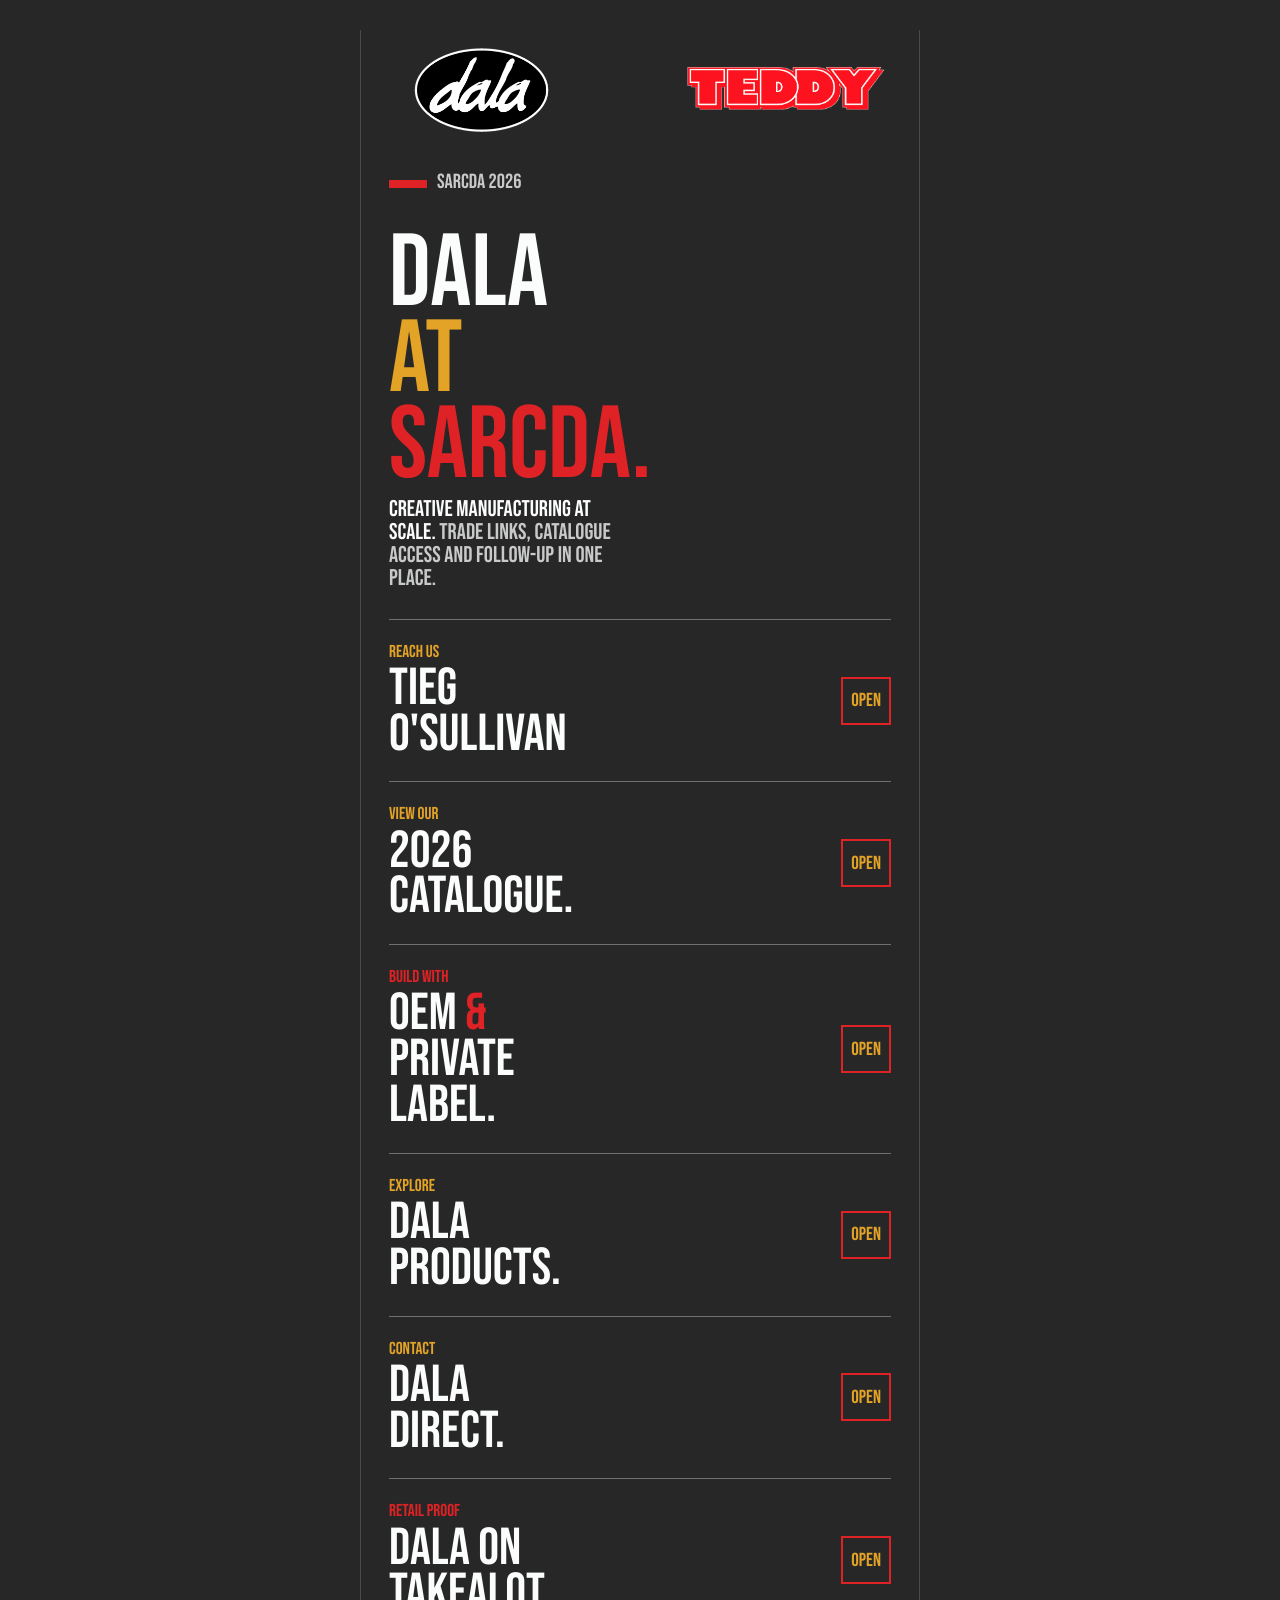
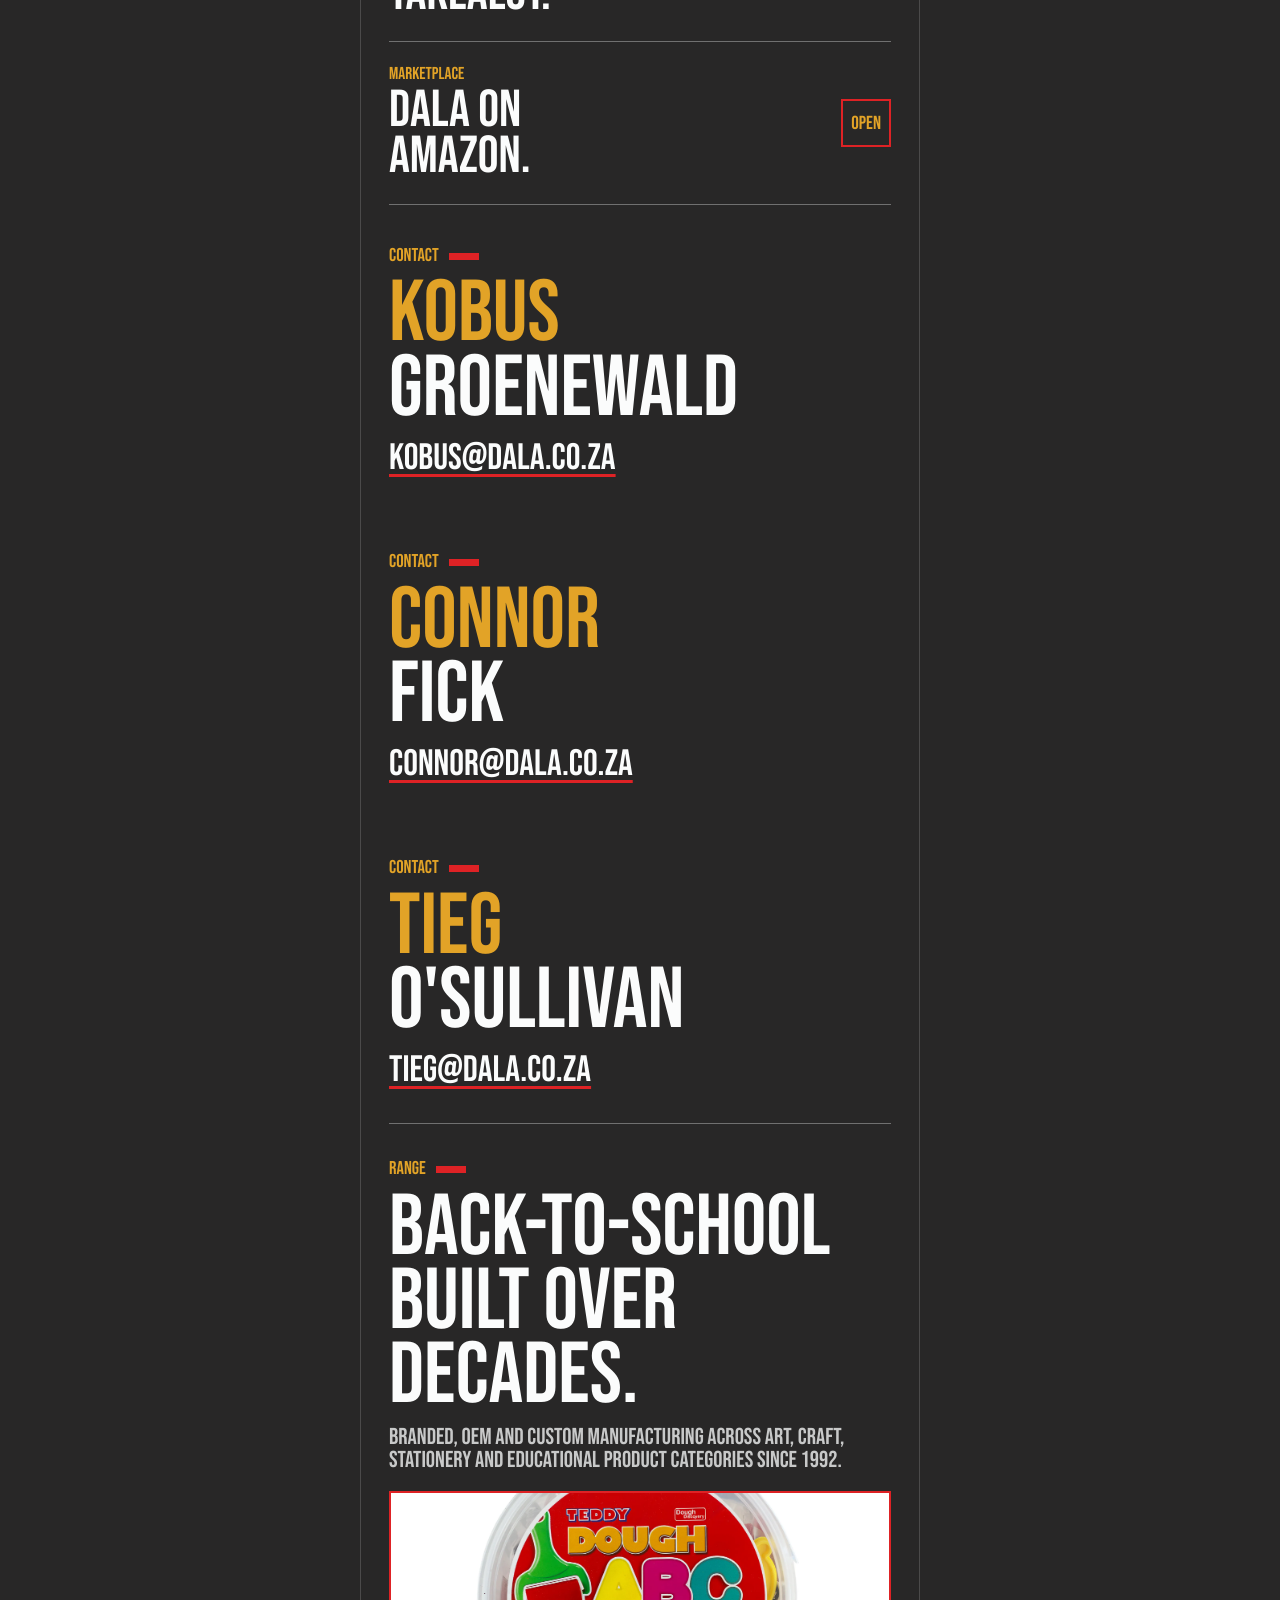
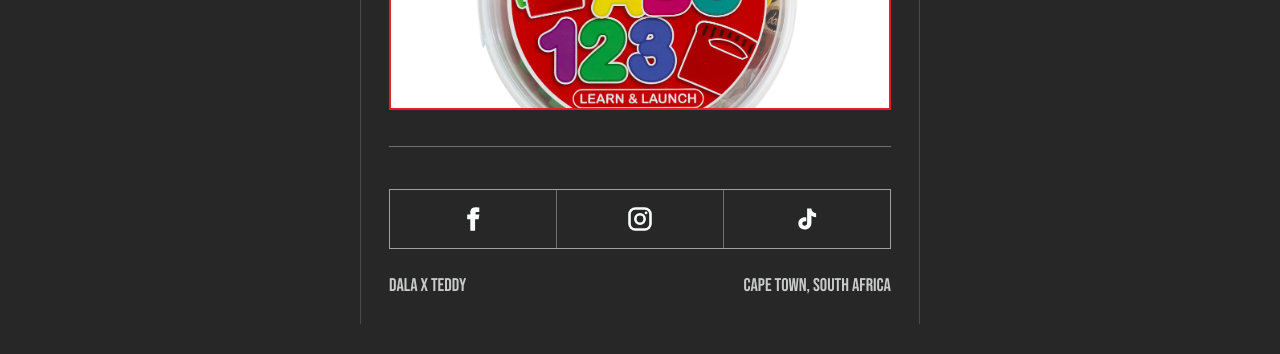
<file: Index.html>
<!doctype html>
<html lang="en">
  <head>
    <link rel="icon" type="image/png" href="image/dala-fav-red-yellow.png">
    <meta charset="utf-8">
    <meta name="viewport" content="width=device-width, initial-scale=1, viewport-fit=cover">
    <meta
      name="description"
      content="Meet Dala at SARCDA 2026 for trade support, catalogue access, OEM manufacturing and retail product links."
    >
    <meta property="og:title" content="Dala at SARCDA 2026">
    <meta
      property="og:description"
      content="Fast SARCDA links for Dala and Teddy: pricing, catalogue, OEM, retail proof and contact."
    >
    <meta property="og:type" content="website">
    <meta name="twitter:card" content="summary">
    <title>Dala at SARCDA 2026</title>
    <link rel="preconnect" href="https://fonts.googleapis.com">
    <link rel="preconnect" href="https://fonts.gstatic.com" crossorigin>
    <link
      href="https://fonts.googleapis.com/css2?family=Bebas+Neue&display=swap"
      rel="stylesheet"
    >
    <style>
      :root {
        --charcoal: #282727;
        --paper: #fbfcfc;
        --red: #de2225;
        --gold: #e2a327;
        --line: rgba(251, 252, 252, 0.34);
        --muted: rgba(251, 252, 252, 0.76);
        --max-card: 560px;
        color-scheme: dark;
      }

      * {
        box-sizing: border-box;
      }

      html {
        min-height: 100%;
        background: var(--charcoal);
      }

      body {
        min-width: 320px;
        min-height: 100%;
        margin: 0;
        overflow-x: hidden;
        background: var(--charcoal);
        color: var(--paper);
        font-family: "Bebas Neue", "Arial Narrow", Arial, sans-serif;
        letter-spacing: 0;
        text-rendering: geometricPrecision;
      }

      body,
      .shell {
        max-width: 100%;
      }

      img {
        display: block;
        max-width: 100%;
        height: auto;
      }

      a {
        color: inherit;
      }

      a:focus-visible {
        outline: 3px solid var(--gold);
        outline-offset: 4px;
      }

      .shell {
        width: min(100%, var(--max-card));
        min-height: 100dvh;
        margin: 0 auto;
        padding:
          max(18px, env(safe-area-inset-top))
          clamp(14px, 4.6vw, 28px)
          max(28px, env(safe-area-inset-bottom));
      }

      .brand-strip {
        display: flex;
        flex-direction: column;
        align-items: center;
        justify-content: center;
        gap: clamp(12px, 4vw, 20px);
        min-height: 72px;
        padding-bottom: clamp(16px, 5vw, 28px);
        overflow: hidden;
      }

      .dala-mark {
        flex: 0 1 auto;
        width: clamp(126px, 42vw, 180px);
        min-width: 0;
      }

      .teddy-mark {
        flex: 0 1 auto;
        width: clamp(148px, 50vw, 210px);
        min-width: 0;
      }

      .hero {
        min-height: 0;
        display: grid;
        align-content: start;
        padding: clamp(8px, 2vw, 12px) 0 clamp(18px, 5vw, 28px);
      }

      .event-label {
        display: flex;
        align-items: center;
        gap: 10px;
        margin: 0;
        color: var(--muted);
        font-size: clamp(1rem, 4.3vw, 1.28rem);
        line-height: 1;
      }

      .event-label::before {
        width: 38px;
        height: 8px;
        background: var(--red);
        content: "";
      }

      h1 {
        max-width: 5.8ch;
        margin: clamp(22px, 7vw, 38px) 0 clamp(4px, 1.5vw, 8px);
        font-size: clamp(3.8rem, 15.2vw, 6.4rem);
        font-weight: 400;
        line-height: 0.84;
        letter-spacing: 0;
        text-transform: uppercase;
      }

      h1 span {
        display: block;
      }

      .gold {
        color: var(--gold);
      }

      .red {
        color: var(--red);
      }

      .hero-note {
        max-width: 15rem;
        margin: 0;
        color: var(--muted);
        font-size: clamp(1.08rem, 4.9vw, 1.42rem);
        line-height: 1.02;
        text-transform: uppercase;
      }

      .hero-note strong {
        color: var(--paper);
        font-weight: 400;
      }

      .quick-links {
        border-top: 1px solid var(--line);
      }

      .link-row {
        position: relative;
        display: flex;
        align-items: center;
        justify-content: space-between;
        gap: 16px;
        min-height: clamp(86px, 24vw, 124px);
        padding: clamp(15px, 4.7vw, 24px) clamp(72px, 20vw, 92px) clamp(15px, 4.7vw, 24px) 0;
        border-bottom: 1px solid var(--line);
        text-decoration: none;
        -webkit-tap-highlight-color: rgba(226, 163, 39, 0.2);
      }

      .open-mark {
        position: relative;
        z-index: 1;
        display: grid;
        min-width: clamp(56px, 15vw, 74px);
        min-height: clamp(38px, 10vw, 48px);
        place-items: center;
        align-self: center;
        padding: 5px 8px 4px;
        border: 2px solid var(--red);
        background: var(--charcoal);
        color: var(--gold);
        font-size: clamp(1rem, 4vw, 1.18rem);
        line-height: 0.92;
        text-align: center;
        transition: background-color 140ms ease, color 140ms ease;
      }

      .link-row > span {
        flex: 1 1 auto;
        min-width: 0;
      }

      .link-row > .open-mark {
        position: absolute;
        right: 0;
        top: 50%;
        flex: 0 0 auto;
        margin-left: auto;
        transform: translateY(-50%);
      }

      .link-row:active,
      .link-row:hover {
        color: var(--gold);
      }

      .link-row:active .open-mark,
      .link-row:hover .open-mark {
        background: var(--red);
        color: var(--paper);
      }

      .link-kicker {
        display: block;
        margin-bottom: 5px;
        color: var(--gold);
        font-size: clamp(0.92rem, 3.8vw, 1.08rem);
        line-height: 1;
      }

      .link-title {
        display: block;
        max-width: 7.4ch;
        font-size: clamp(2.15rem, 10vw, 3.25rem);
        line-height: 0.88;
        text-transform: uppercase;
      }

      .link-row:nth-child(3n) .link-kicker,
      .link-row:nth-child(3n) .accent {
        color: var(--red);
      }

      .contact {
        padding: clamp(26px, 8vw, 42px) 0 clamp(20px, 6vw, 34px);
      }

      .section-label {
        display: inline-flex;
        align-items: center;
        gap: 10px;
        margin: 0 0 12px;
        color: var(--gold);
        font-size: clamp(1rem, 4vw, 1.16rem);
        line-height: 1;
        text-transform: uppercase;
      }

      .section-label::after {
        width: 30px;
        height: 7px;
        background: var(--red);
        content: "";
      }

      .contact h2,
      .proof h2 {
        margin: 0;
        font-size: clamp(3.1rem, 16vw, 5.4rem);
        font-weight: 400;
        line-height: 0.86;
        text-transform: uppercase;
      }

      .contact-lines {
        display: grid;
        gap: 10px;
        margin-top: 16px;
      }

      .contact-link {
        width: fit-content;
        color: var(--paper);
        font-size: clamp(1.45rem, 7vw, 2.3rem);
        line-height: 0.95;
        text-decoration-color: var(--red);
        text-decoration-thickness: 3px;
        text-underline-offset: 5px;
        text-transform: uppercase;
      }

      .contact-link:active,
      .contact-link:hover {
        color: var(--gold);
      }

      .proof {
        padding: clamp(22px, 7vw, 36px) 0;
        border-top: 1px solid var(--line);
        border-bottom: 1px solid var(--line);
      }

      .proof-copy {
        margin: 12px 0 18px;
        color: var(--muted);
        font-size: clamp(1.1rem, 4.9vw, 1.44rem);
        line-height: 1.02;
        text-transform: uppercase;
      }

      .product-slice {
        width: 100%;
        aspect-ratio: 16 / 7;
        overflow: hidden;
        border: 2px solid var(--red);
      }

      .product-slice img {
        width: 100%;
        height: 100%;
        object-fit: cover;
        object-position: center 45%;
      }

      .socials {
        display: grid;
        grid-template-columns: repeat(3, 1fr);
        gap: 1px;
        margin-top: clamp(28px, 8vw, 42px);
        border: 1px solid var(--line);
        background: var(--line);
      }

      .socials a {
        display: grid;
        min-height: 58px;
        place-items: center;
        background: var(--charcoal);
        color: var(--paper);
        font-size: clamp(1.1rem, 5vw, 1.4rem);
        text-decoration: none;
        text-transform: uppercase;
      }

      .socials svg {
        width: 28px;
        height: 28px;
        display: block;
      }

      .socials a:active,
      .socials a:hover {
        background: var(--red);
        color: var(--paper);
      }

      .footer {
        display: flex;
        justify-content: space-between;
        gap: 16px;
        padding-top: clamp(18px, 6vw, 28px);
        color: var(--muted);
        font-size: clamp(1rem, 4vw, 1.15rem);
        line-height: 1;
        text-transform: uppercase;
      }

      @media (min-width: 680px) {
        body {
          display: grid;
          min-height: 100dvh;
          place-items: start center;
          padding: 30px;
        }

        .shell {
          border-inline: 1px solid rgba(251, 252, 252, 0.16);
        }

        .brand-strip {
          flex-direction: row;
          justify-content: space-between;
        }
      }

      @media (prefers-reduced-motion: reduce) {
        *,
        *::before,
        *::after {
          scroll-behavior: auto !important;
          transition-duration: 0.01ms !important;
        }
      }
    </style>
  </head>
  <body>
    <main class="shell" aria-labelledby="page-title">
      <header class="brand-strip" aria-label="Dala and Teddy">
        <img
          class="dala-mark"
          src="image/dala-logo bw.png"
          alt="Dala"
          width="1416"
          height="672"
        >
        <img
          class="teddy-mark"
          src="image/TEDDY-red.png"
          alt="Teddy"
          width="1659"
          height="404"
        >
      </header>

      <section class="hero">
        <div>
          <p class="event-label">SARCDA 2026</p>
          <h1 id="page-title">
            <span>Dala</span>
            <span class="gold">at</span>
            <span class="red">Sarcda.</span>
          </h1>
        </div>
        <p class="hero-note">
          <strong>Creative manufacturing at scale.</strong>
          Trade links, catalogue access and follow-up in one place.
        </p>
      </section>

      <nav class="quick-links" aria-label="Dala SARCDA links">
        <a
          class="link-row"
          href="https://links.dalacolour.com/tieg.html"
          aria-label="Open the Dala 2026 catalogue"
        >
          <span>
            <span class="link-kicker">REACH US</span>
            <span class="link-title">Tieg O'SUllivan</span>
          </span>
          <span class="open-mark" aria-hidden="true">OPEN</span>
        </a>

        <a
          class="link-row"
          href="https://indd.adobe.com/view/4cfe9dd9-c1e6-4bd5-8273-4237b3a3384f"
          aria-label="Open the Dala 2026 catalogue"
        >
          <span>
            <span class="link-kicker">View our</span>
            <span class="link-title">2026 Catalogue.</span>
          </span>
          <span class="open-mark" aria-hidden="true">OPEN</span>
        </a>

        <a
          class="link-row"
          href="http://oem.dalacolour.com"
          aria-label="Explore Dala OEM and private label manufacturing"
        >
          <span>
            <span class="link-kicker">Build with</span>
            <span class="link-title">OEM <span class="accent">&amp;</span> Private Label.</span>
          </span>
          <span class="open-mark" aria-hidden="true">OPEN</span>
        </a>

        <a
          class="link-row"
          href="https://www.dala.co.za/"
          aria-label="Visit the Dala website"
        >
          <span>
            <span class="link-kicker">Explore</span>
            <span class="link-title">Dala Products.</span>
          </span>
          <span class="open-mark" aria-hidden="true">OPEN</span>
        </a>

        <a
          class="link-row"
          href="mailto:tieg@dala.co.za?subject=SARCDA%202026%20Dala%20Enquiry"
          aria-label="Email Dala about SARCDA 2026 trade supply"
        >
          <span>
            <span class="link-kicker">Contact</span>
            <span class="link-title">Dala Direct.</span>
          </span>
          <span class="open-mark" aria-hidden="true">OPEN</span>
        </a>

        <a
          class="link-row"
          href="https://www.takealot.com/all?filter=Brand:Dala&amp;filter=Rating:4.0-5.0"
          aria-label="See Dala products on Takealot"
        >
          <span>
            <span class="link-kicker">Retail proof</span>
            <span class="link-title">Dala on Takealot.</span>
          </span>
          <span class="open-mark" aria-hidden="true">OPEN</span>
        </a>

        <a
          class="link-row"
          href="https://www.amazon.co.za/s?k=Dala&amp;ref=bl_dp_s_web_0"
          aria-label="See Dala products on Amazon South Africa"
        >
          <span>
            <span class="link-kicker">Marketplace</span>
            <span class="link-title">Dala on Amazon.</span>
          </span>
          <span class="open-mark" aria-hidden="true">OPEN</span>
        </a>
      </nav>

      <section class="contact" aria-labelledby="contact-title">
        <p class="section-label">Contact</p>
        <h2 id="contact-title">
          <span class="gold">KOBUS</span><br>
          GROENEWALD
        </h2>
        <div class="contact-lines">
          <a
            class="contact-link"
            href="mailto:kobus@dala.co.za?subject=SARCDA%202026%20Dala%20Enquiry"
          >
            kobus@dala.co.za
          </a>
        </div>
      </section>

      <section class="contact" aria-labelledby="contact-title">
        <p class="section-label">Contact</p>
        <h2 id="contact-title">
          <span class="gold">CONNOR</span><br>
          FICK
        </h2>
        <div class="contact-lines">
          <a
            class="contact-link"
            href="mailto:connor@dala.co.za?subject=SARCDA%202026%20Dala%20Enquiry"
          >
            connor@dala.co.za
          </a>
        </div>
      </section>

      <section class="contact" aria-labelledby="contact-title">
        <p class="section-label">Contact</p>
        <h2 id="contact-title">
          <span class="gold">Tieg</span><br>
          O'SULLIVAN
        </h2>
        <div class="contact-lines">
          <a
            class="contact-link"
            href="mailto:tieg@dala.co.za?subject=SARCDA%202026%20Dala%20Enquiry"
          >
            tieg@dala.co.za
          </a>
        </div>
      </section>

      <section class="proof" aria-labelledby="proof-title">
        <p class="section-label">Range</p>
        <h2 id="proof-title">Back-to-school built over decades.</h2>
        <p class="proof-copy">
          Branded, OEM and custom manufacturing across art, craft, stationery
          and educational product categories since 1992.
        </p>
        <div class="product-slice">
          <img
            src="image/TED-DNB_ABC123 DOUGH SET WITH ROLLER &amp; SLICER_6009705687008_LID.webp"
            alt="Teddy ABC123 dough set"
            loading="lazy"
          >
        </div>
      </section>

      <div class="socials" aria-label="Social links">
        <a href="https://www.facebook.com/DalaArtSupplies/" aria-label="Dala on Facebook">
          <svg viewBox="0 0 24 24" aria-hidden="true">
            <path fill="currentColor" d="M14.2 8.2V6.8c0-.7.5-.9.9-.9h2.3V2.2L14.1 2c-3.6 0-4.4 2.7-4.4 4.4v1.8H7v4h2.7V22h4.1v-9.8h3.1l.5-4h-3.2Z"/>
          </svg>
        </a>
        <a href="https://www.instagram.com/kv_art_dala/" aria-label="Dala on Instagram">
          <svg viewBox="0 0 24 24" fill="none" aria-hidden="true">
            <rect x="3" y="3" width="18" height="18" rx="5" stroke="currentColor" stroke-width="2.2"/>
            <circle cx="12" cy="12" r="4" stroke="currentColor" stroke-width="2.2"/>
            <circle cx="17.2" cy="6.8" r="1.2" fill="currentColor"/>
          </svg>
        </a>
        <a href="https://www.tiktok.com/@dala.art?_r=1&amp;_t=ZS-96lnYoFCBN7" aria-label="Dala on TikTok">
          <svg viewBox="0 0 24 24" aria-hidden="true">
            <path fill="currentColor" d="M15.7 3c.3 2.4 1.7 3.9 4.1 4.1v3.4a7.6 7.6 0 0 1-4-1.2v5.9c0 3.5-2.4 5.8-5.8 5.8-3.1 0-5.4-2.1-5.4-5.1 0-3.2 2.5-5.3 5.8-5.3.4 0 .7 0 1 .1v3.5a3.2 3.2 0 0 0-1.1-.2c-1.4 0-2.3.8-2.3 1.9 0 1.1.8 1.9 2 1.9 1.3 0 2.1-.8 2.1-2.5V3h3.6Z"/>
          </svg>
        </a>
      </div>

      <footer class="footer">
        <span>Dala x Teddy</span>
        <span>Cape Town, South Africa</span>
      </footer>
    </main>
  </body>
</html>
</file>
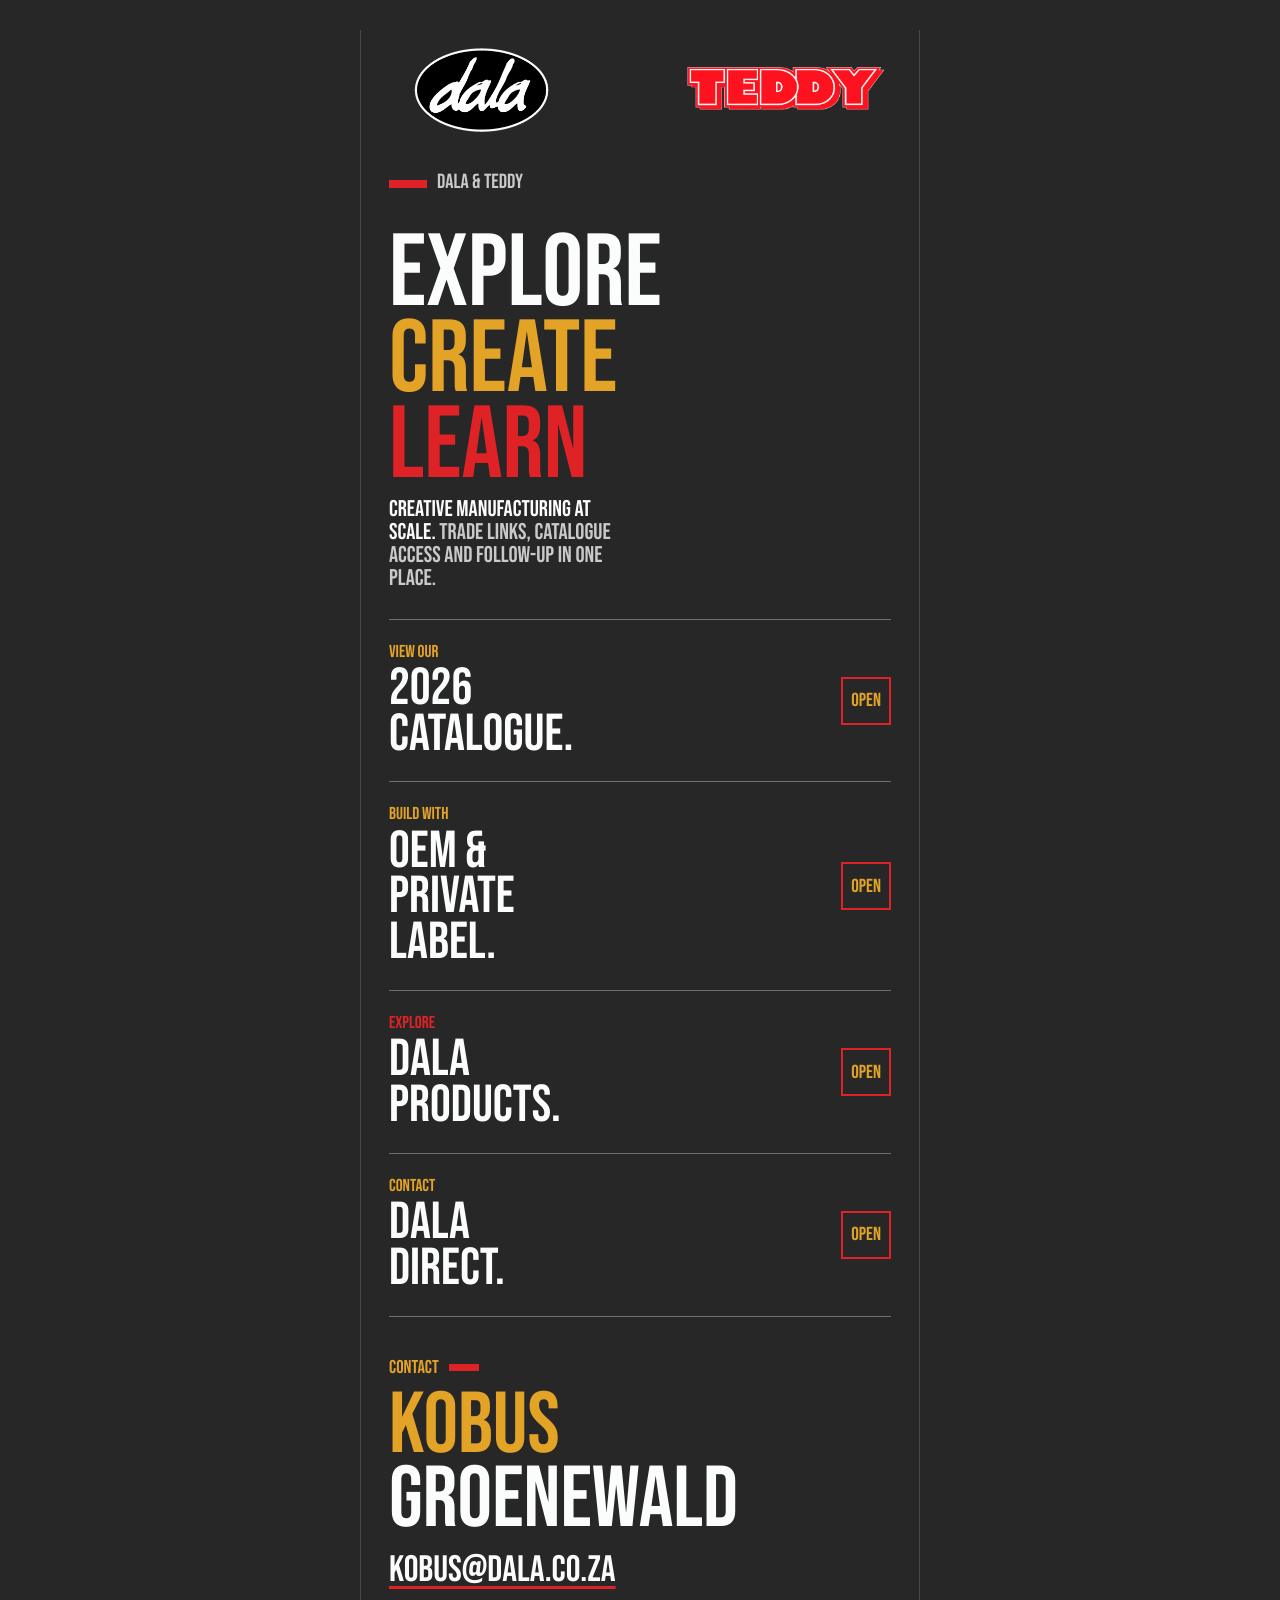
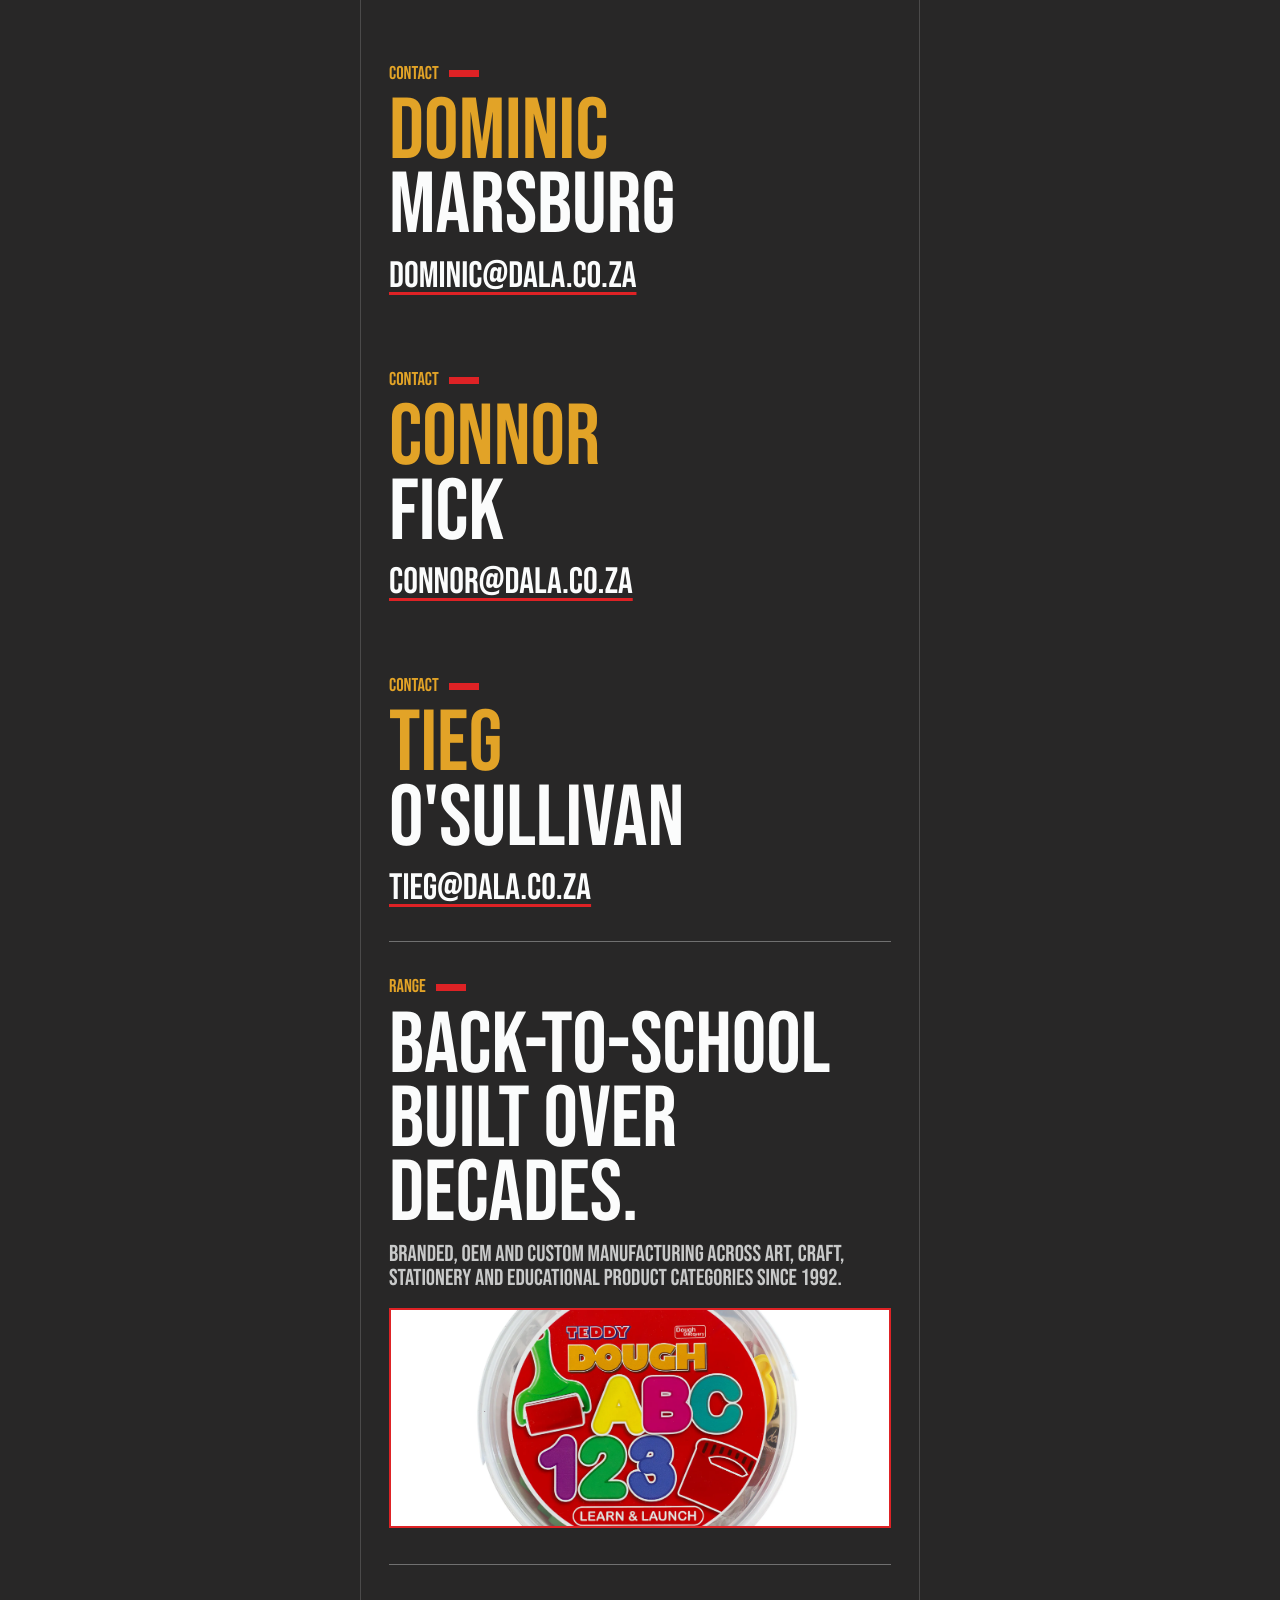
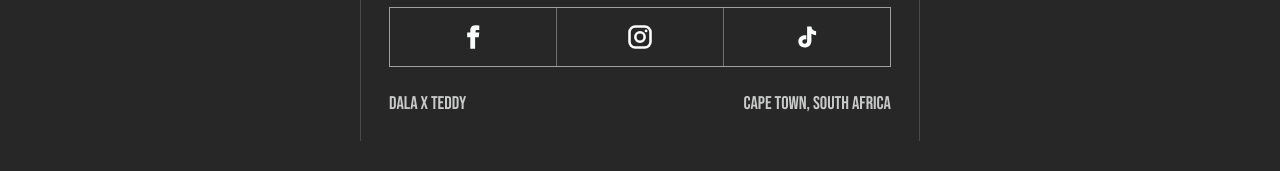
<file: index.html>
<!doctype html>
<html lang="en">
  <head>
    <link rel="icon" type="image/png" href="image/dala-fav-red-yellow.png">
    <meta charset="utf-8">
    <meta name="viewport" content="width=device-width, initial-scale=1, viewport-fit=cover">
    <meta
      name="description"
      content="Meet Dala at SARCDA 2026 for trade support, catalogue access, OEM manufacturing and retail product links."
    >
    <meta property="og:title" content="Dala at SARCDA 2026">
    <meta
      property="og:description"
      content="Fast SARCDA links for Dala and Teddy: pricing, catalogue, OEM, retail proof and contact."
    >
    <meta property="og:type" content="website">
    <meta name="twitter:card" content="summary">
    <title>Dala & Teddy</title>
    <link rel="preconnect" href="https://fonts.googleapis.com">
    <link rel="preconnect" href="https://fonts.gstatic.com" crossorigin>
    <link
      href="https://fonts.googleapis.com/css2?family=Bebas+Neue&display=swap"
      rel="stylesheet"
    >
    <style>
      :root {
        --charcoal: #282727;
        --paper: #fbfcfc;
        --red: #de2225;
        --gold: #e2a327;
        --line: rgba(251, 252, 252, 0.34);
        --muted: rgba(251, 252, 252, 0.76);
        --max-card: 560px;
        color-scheme: dark;
      }

      * {
        box-sizing: border-box;
      }

      html {
        min-height: 100%;
        background: var(--charcoal);
      }

      body {
        min-width: 320px;
        min-height: 100%;
        margin: 0;
        overflow-x: hidden;
        background: var(--charcoal);
        color: var(--paper);
        font-family: "Bebas Neue", "Arial Narrow", Arial, sans-serif;
        letter-spacing: 0;
        text-rendering: geometricPrecision;
      }

      body,
      .shell {
        max-width: 100%;
      }

      img {
        display: block;
        max-width: 100%;
        height: auto;
      }

      a {
        color: inherit;
      }

      a:focus-visible {
        outline: 3px solid var(--gold);
        outline-offset: 4px;
      }

      .shell {
        width: min(100%, var(--max-card));
        min-height: 100dvh;
        margin: 0 auto;
        padding:
          max(18px, env(safe-area-inset-top))
          clamp(14px, 4.6vw, 28px)
          max(28px, env(safe-area-inset-bottom));
      }

      .brand-strip {
        display: flex;
        flex-direction: column;
        align-items: center;
        justify-content: center;
        gap: clamp(12px, 4vw, 20px);
        min-height: 72px;
        padding-bottom: clamp(16px, 5vw, 28px);
        overflow: hidden;
      }

      .dala-mark {
        flex: 0 1 auto;
        width: clamp(126px, 42vw, 180px);
        min-width: 0;
      }

      .teddy-mark {
        flex: 0 1 auto;
        width: clamp(148px, 50vw, 210px);
        min-width: 0;
      }

      .hero {
        min-height: 0;
        display: grid;
        align-content: start;
        padding: clamp(8px, 2vw, 12px) 0 clamp(18px, 5vw, 28px);
      }

      .event-label {
        display: flex;
        align-items: center;
        gap: 10px;
        margin: 0;
        color: var(--muted);
        font-size: clamp(1rem, 4.3vw, 1.28rem);
        line-height: 1;
      }

      .event-label::before {
        width: 38px;
        height: 8px;
        background: var(--red);
        content: "";
      }

      h1 {
        max-width: 5.8ch;
        margin: clamp(22px, 7vw, 38px) 0 clamp(4px, 1.5vw, 8px);
        font-size: clamp(3.8rem, 15.2vw, 6.4rem);
        font-weight: 400;
        line-height: 0.84;
        letter-spacing: 0;
        text-transform: uppercase;
      }

      h1 span {
        display: block;
      }

      .gold {
        color: var(--gold);
      }

      .red {
        color: var(--red);
      }

      .hero-note {
        max-width: 15rem;
        margin: 0;
        color: var(--muted);
        font-size: clamp(1.08rem, 4.9vw, 1.42rem);
        line-height: 1.02;
        text-transform: uppercase;
      }

      .hero-note strong {
        color: var(--paper);
        font-weight: 400;
      }

      .quick-links {
        border-top: 1px solid var(--line);
      }

      .link-row {
        position: relative;
        display: flex;
        align-items: center;
        justify-content: space-between;
        gap: 16px;
        min-height: clamp(86px, 24vw, 124px);
        padding: clamp(15px, 4.7vw, 24px) clamp(72px, 20vw, 92px) clamp(15px, 4.7vw, 24px) 0;
        border-bottom: 1px solid var(--line);
        text-decoration: none;
        -webkit-tap-highlight-color: rgba(226, 163, 39, 0.2);
      }

      .open-mark {
        position: relative;
        z-index: 1;
        display: grid;
        min-width: clamp(56px, 15vw, 74px);
        min-height: clamp(38px, 10vw, 48px);
        place-items: center;
        align-self: center;
        padding: 5px 8px 4px;
        border: 2px solid var(--red);
        background: var(--charcoal);
        color: var(--gold);
        font-size: clamp(1rem, 4vw, 1.18rem);
        line-height: 0.92;
        text-align: center;
        transition: background-color 140ms ease, color 140ms ease;
      }

      .link-row > span {
        flex: 1 1 auto;
        min-width: 0;
      }

      .link-row > .open-mark {
        position: absolute;
        right: 0;
        top: 50%;
        flex: 0 0 auto;
        margin-left: auto;
        transform: translateY(-50%);
      }

      .link-row:active,
      .link-row:hover {
        color: var(--gold);
      }

      .link-row:active .open-mark,
      .link-row:hover .open-mark {
        background: var(--red);
        color: var(--paper);
      }

      .link-kicker {
        display: block;
        margin-bottom: 5px;
        color: var(--gold);
        font-size: clamp(0.92rem, 3.8vw, 1.08rem);
        line-height: 1;
      }

      .link-title {
        display: block;
        max-width: 7.4ch;
        font-size: clamp(2.15rem, 10vw, 3.25rem);
        line-height: 0.88;
        text-transform: uppercase;
      }

      .link-row:nth-child(3n) .link-kicker,
      .link-row:nth-child(3n) .accent {
        color: var(--red);
      }

      .contact {
        padding: clamp(26px, 8vw, 42px) 0 clamp(20px, 6vw, 34px);
      }

      .section-label {
        display: inline-flex;
        align-items: center;
        gap: 10px;
        margin: 0 0 12px;
        color: var(--gold);
        font-size: clamp(1rem, 4vw, 1.16rem);
        line-height: 1;
        text-transform: uppercase;
      }

      .section-label::after {
        width: 30px;
        height: 7px;
        background: var(--red);
        content: "";
      }

      .contact h2,
      .proof h2 {
        margin: 0;
        font-size: clamp(3.1rem, 16vw, 5.4rem);
        font-weight: 400;
        line-height: 0.86;
        text-transform: uppercase;
      }

      .contact-lines {
        display: grid;
        gap: 10px;
        margin-top: 16px;
      }

      .contact-link {
        width: fit-content;
        color: var(--paper);
        font-size: clamp(1.45rem, 7vw, 2.3rem);
        line-height: 0.95;
        text-decoration-color: var(--red);
        text-decoration-thickness: 3px;
        text-underline-offset: 5px;
        text-transform: uppercase;
      }

      .contact-link:active,
      .contact-link:hover {
        color: var(--gold);
      }

      .proof {
        padding: clamp(22px, 7vw, 36px) 0;
        border-top: 1px solid var(--line);
        border-bottom: 1px solid var(--line);
      }

      .proof-copy {
        margin: 12px 0 18px;
        color: var(--muted);
        font-size: clamp(1.1rem, 4.9vw, 1.44rem);
        line-height: 1.02;
        text-transform: uppercase;
      }

      .product-slice {
        width: 100%;
        aspect-ratio: 16 / 7;
        overflow: hidden;
        border: 2px solid var(--red);
      }

      .product-slice img {
        width: 100%;
        height: 100%;
        object-fit: cover;
        object-position: center 45%;
      }

      .socials {
        display: grid;
        grid-template-columns: repeat(3, 1fr);
        gap: 1px;
        margin-top: clamp(28px, 8vw, 42px);
        border: 1px solid var(--line);
        background: var(--line);
      }

      .socials a {
        display: grid;
        min-height: 58px;
        place-items: center;
        background: var(--charcoal);
        color: var(--paper);
        font-size: clamp(1.1rem, 5vw, 1.4rem);
        text-decoration: none;
        text-transform: uppercase;
      }

      .socials svg {
        width: 28px;
        height: 28px;
        display: block;
      }

      .socials a:active,
      .socials a:hover {
        background: var(--red);
        color: var(--paper);
      }

      .footer {
        display: flex;
        justify-content: space-between;
        gap: 16px;
        padding-top: clamp(18px, 6vw, 28px);
        color: var(--muted);
        font-size: clamp(1rem, 4vw, 1.15rem);
        line-height: 1;
        text-transform: uppercase;
      }

      @media (min-width: 680px) {
        body {
          display: grid;
          min-height: 100dvh;
          place-items: start center;
          padding: 30px;
        }

        .shell {
          border-inline: 1px solid rgba(251, 252, 252, 0.16);
        }

        .brand-strip {
          flex-direction: row;
          justify-content: space-between;
        }
      }

      @media (prefers-reduced-motion: reduce) {
        *,
        *::before,
        *::after {
          scroll-behavior: auto !important;
          transition-duration: 0.01ms !important;
        }
      }
    </style>
  </head>
  <body>
    <main class="shell" aria-labelledby="page-title">
      <header class="brand-strip" aria-label="Dala and Teddy">
        <img
          class="dala-mark"
          src="image/dala-logo bw.png"
          alt="Dala"
          width="1416"
          height="672"
        >
        <img
          class="teddy-mark"
          src="image/TEDDY-red.png"
          alt="Teddy"
          width="1659"
          height="404"
        >
      </header>

      <section class="hero">
        <div>
          <p class="event-label">DALA & TEDDY</p>
          <h1 id="page-title">
            <span>Explore</span>
            <span class="gold">Create</span>
            <span class="red">Learn</span>
          </h1>
        </div>
        <p class="hero-note">
          <strong>Creative manufacturing at scale.</strong>
          Trade links, catalogue access and follow-up in one place.
        </p>
      </section>

      <nav class="quick-links" aria-label="Dala SARCDA links">
        <!-- <a
          class="link-row"
          href="https://links.dalacolour.com/tieg.html"
          aria-label="Open the Dala 2026 catalogue"
        >
          <span>
            <span class="link-kicker">REACH US</span>
            <span class="link-title">Tieg O'SUllivan</span>
          </span>
          <span class="open-mark" aria-hidden="true">OPEN</span>
        </a> -->

        <a
          class="link-row"
          href="https://indd.adobe.com/view/4cfe9dd9-c1e6-4bd5-8273-4237b3a3384f"
          aria-label="Open the Dala 2026 catalogue"
        >
          <span>
            <span class="link-kicker">View our</span>
            <span class="link-title">2026 Catalogue.</span>
          </span>
          <span class="open-mark" aria-hidden="true">OPEN</span>
        </a>

        <a
          class="link-row"
          href="http://oem.dalacolour.com"
          aria-label="Explore Dala OEM and private label manufacturing"
        >
          <span>
            <span class="link-kicker">Build with</span>
            <span class="link-title">OEM <span class="accent">&amp;</span> Private Label.</span>
          </span>
          <span class="open-mark" aria-hidden="true">OPEN</span>
        </a>

        <a
          class="link-row"
          href="https://www.dala.co.za/"
          aria-label="Visit the Dala website"
        >
          <span>
            <span class="link-kicker">Explore</span>
            <span class="link-title">Dala Products.</span>
          </span>
          <span class="open-mark" aria-hidden="true">OPEN</span>
        </a>

        <a
          class="link-row"
          href="mailto:tieg@dala.co.za?subject=Dala%20Enquiry"
          aria-label="Email Dala about SARCDA 2026 trade supply"
        >
          <span>
            <span class="link-kicker">Contact</span>
            <span class="link-title">Dala Direct.</span>
          </span>
          <span class="open-mark" aria-hidden="true">OPEN</span>
        </a>

        <!-- <a
          class="link-row"
          href="https://www.takealot.com/all?filter=Brand:Dala&amp;filter=Rating:4.0-5.0"
          aria-label="See Dala products on Takealot"
        >
          <span>
            <span class="link-kicker">Retail proof</span>
            <span class="link-title">Dala on Takealot.</span>
          </span>
          <span class="open-mark" aria-hidden="true">OPEN</span>
        </a> -->

        <!-- <a
          class="link-row"
          href="https://www.amazon.co.za/s?k=Dala&amp;ref=bl_dp_s_web_0"
          aria-label="See Dala products on Amazon South Africa"
        >
          <span>
            <span class="link-kicker">Marketplace</span>
            <span class="link-title">Dala on Amazon.</span>
          </span>
          <span class="open-mark" aria-hidden="true">OPEN</span>
        </a> -->
      </nav>

      <section class="contact" aria-labelledby="contact-title">
        <p class="section-label">Contact</p>
        <h2 id="contact-title">
          <span class="gold">KOBUS</span><br>
          GROENEWALD
        </h2>
        <div class="contact-lines">
          <a
            class="contact-link"
            href="mailto:kobus@dala.co.za?subject=Dala%20Enquiry"
          >
            kobus@dala.co.za
          </a>
        </div>
      </section>

      <section class="contact" aria-labelledby="contact-title">
        <p class="section-label">Contact</p>
        <h2 id="contact-title">
          <span class="gold">DOMINIC</span><br>
          MARSBURG
        </h2>
        <div class="contact-lines">
          <a
            class="contact-link"
            href="mailto:dominic@dala.co.za?subject=Dala%20Enquiry"
          >
            dominic@dala.co.za
          </a>
        </div>
      </section>

      <section class="contact" aria-labelledby="contact-title">
        <p class="section-label">Contact</p>
        <h2 id="contact-title">
          <span class="gold">CONNOR</span><br>
          FICK
        </h2>
        <div class="contact-lines">
          <a
            class="contact-link"
            href="mailto:connor@dala.co.za?subject=Dala%20Enquiry"
          >
            connor@dala.co.za
          </a>
        </div>
      </section>

      <section class="contact" aria-labelledby="contact-title">
        <p class="section-label">Contact</p>
        <h2 id="contact-title">
          <span class="gold">Tieg</span><br>
          O'SULLIVAN
        </h2>
        <div class="contact-lines">
          <a
            class="contact-link"
            href="mailto:tieg@dala.co.za?subject=Dala%20Enquiry"
          >
            tieg@dala.co.za
          </a>
        </div>
      </section>

      <section class="proof" aria-labelledby="proof-title">
        <p class="section-label">Range</p>
        <h2 id="proof-title">Back-to-school built over decades.</h2>
        <p class="proof-copy">
          Branded, OEM and custom manufacturing across art, craft, stationery
          and educational product categories since 1992.
        </p>
        <div class="product-slice">
          <img
            src="image/TED-DNB_ABC123 DOUGH SET WITH ROLLER &amp; SLICER_6009705687008_LID.webp"
            alt="Teddy ABC123 dough set"
            loading="lazy"
          >
        </div>
      </section>

      <div class="socials" aria-label="Social links">
        <a href="https://www.facebook.com/DalaArtSupplies/" aria-label="Dala on Facebook">
          <svg viewBox="0 0 24 24" aria-hidden="true">
            <path fill="currentColor" d="M14.2 8.2V6.8c0-.7.5-.9.9-.9h2.3V2.2L14.1 2c-3.6 0-4.4 2.7-4.4 4.4v1.8H7v4h2.7V22h4.1v-9.8h3.1l.5-4h-3.2Z"/>
          </svg>
        </a>
        <a href="https://www.instagram.com/kv_art_dala/" aria-label="Dala on Instagram">
          <svg viewBox="0 0 24 24" fill="none" aria-hidden="true">
            <rect x="3" y="3" width="18" height="18" rx="5" stroke="currentColor" stroke-width="2.2"/>
            <circle cx="12" cy="12" r="4" stroke="currentColor" stroke-width="2.2"/>
            <circle cx="17.2" cy="6.8" r="1.2" fill="currentColor"/>
          </svg>
        </a>
        <a href="https://www.tiktok.com/@dala.art?_r=1&amp;_t=ZS-96lnYoFCBN7" aria-label="Dala on TikTok">
          <svg viewBox="0 0 24 24" aria-hidden="true">
            <path fill="currentColor" d="M15.7 3c.3 2.4 1.7 3.9 4.1 4.1v3.4a7.6 7.6 0 0 1-4-1.2v5.9c0 3.5-2.4 5.8-5.8 5.8-3.1 0-5.4-2.1-5.4-5.1 0-3.2 2.5-5.3 5.8-5.3.4 0 .7 0 1 .1v3.5a3.2 3.2 0 0 0-1.1-.2c-1.4 0-2.3.8-2.3 1.9 0 1.1.8 1.9 2 1.9 1.3 0 2.1-.8 2.1-2.5V3h3.6Z"/>
          </svg>
        </a>
      </div>

      <footer class="footer">
        <span>Dala x Teddy</span>
        <span>Cape Town, South Africa</span>
      </footer>
    </main>
  </body>
</html>
</file>
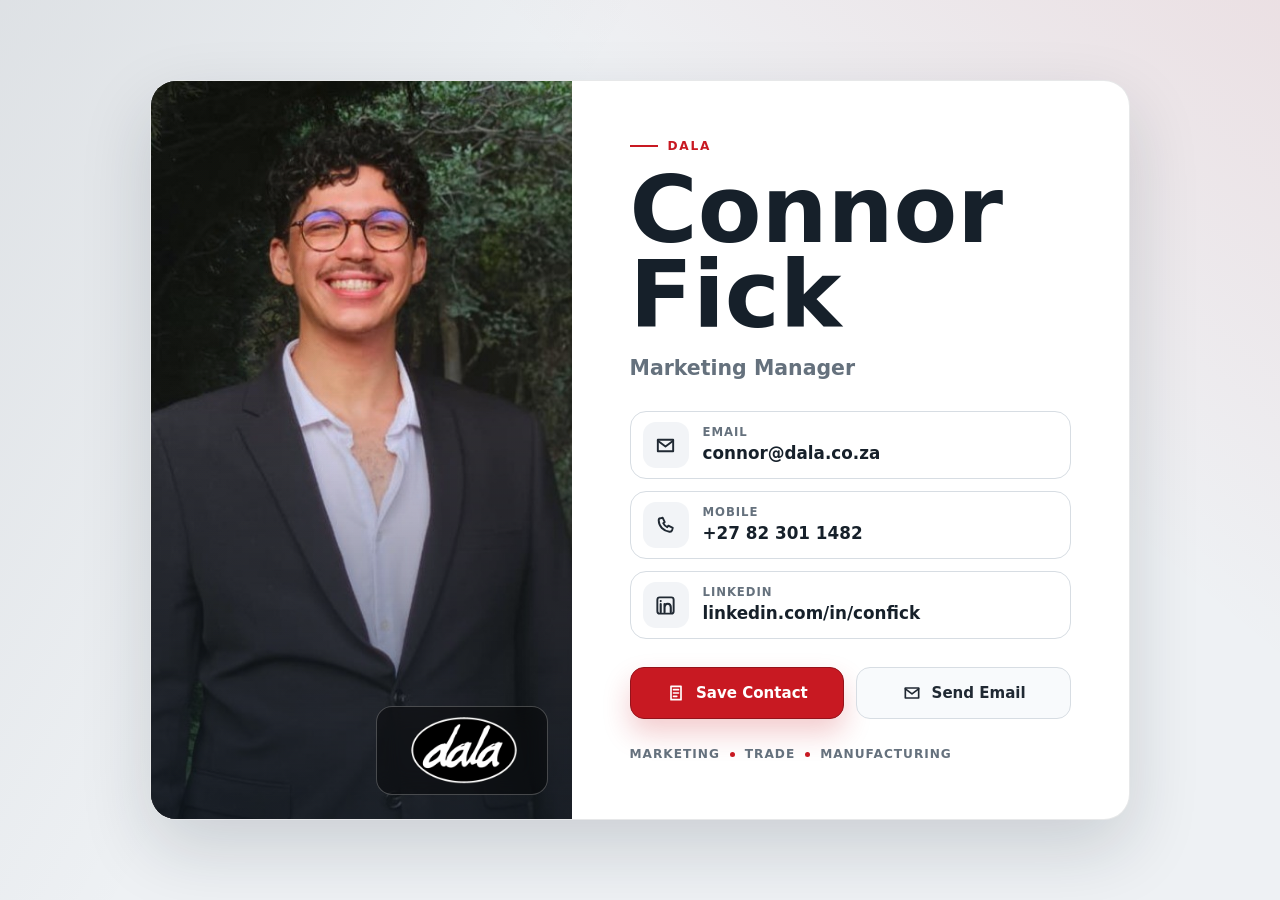
<file: connor-fick.html>
<!doctype html>
<html lang="en">
  <head>
    <link rel="icon" type="image/png" href="image/dala-fav-red-yellow.png">
    <meta charset="utf-8">
    <meta name="viewport" content="width=device-width, initial-scale=1">
    <meta
      name="description"
      content="Online business card for Connor Fick, Marketing Manager at Dala."
    >
    <meta property="og:title" content="Connor Fick | Dala">
    <meta
      property="og:description"
      content="Connect with Connor Fick, Marketing Manager at Dala."
    >
    <meta property="og:type" content="profile">
    <meta name="twitter:card" content="summary">
    <title>Connor Fick | Marketing Manager</title>
    <style>
      :root {
        --bg: #eef1f4;
        --surface: #ffffff;
        --ink: #16202a;
        --muted: #65717d;
        --line: #d7dde3;
        --charcoal: #202933;
        --red: #c81922;
        --red-dark: #94131b;
        --blue: #1f5f8f;
        --green: #2d6f57;
        --shadow: 0 28px 70px rgba(17, 31, 44, 0.16);
      }

      * {
        box-sizing: border-box;
      }

      html {
        min-height: 100%;
        background: var(--bg);
      }

      body {
        min-height: 100%;
        margin: 0;
        color: var(--ink);
        font-family:
          Inter, ui-sans-serif, system-ui, -apple-system, BlinkMacSystemFont,
          "Segoe UI", sans-serif;
        background:
          linear-gradient(120deg, rgba(32, 41, 51, 0.08), transparent 36%),
          linear-gradient(220deg, rgba(200, 25, 34, 0.08), transparent 34%),
          var(--bg);
      }

      a {
        color: inherit;
      }

      .page {
        display: grid;
        min-height: 100vh;
        place-items: center;
        padding: 20px;
      }

      .card {
        width: min(100%, 980px);
        overflow: hidden;
        border: 1px solid rgba(22, 32, 42, 0.1);
        border-radius: 26px;
        background: var(--surface);
        box-shadow: var(--shadow);
      }

      .profile {
        display: grid;
        grid-template-columns: minmax(0, 0.86fr) minmax(0, 1.14fr);
        min-height: 610px;
      }

      .portrait-panel {
        position: relative;
        min-height: 420px;
        background: var(--charcoal);
      }

      .portrait {
        position: absolute;
        inset: 0;
        width: 100%;
        height: 100%;
        object-fit: cover;
        object-position: 50% 16%;
      }

      .portrait-panel::after {
        position: absolute;
        inset: 0;
        content: "";
        background:
          linear-gradient(180deg, rgba(16, 24, 32, 0.02) 42%, rgba(16, 24, 32, 0.68)),
          linear-gradient(90deg, rgba(16, 24, 32, 0.16), transparent 44%);
      }

      .brand-mark {
        position: absolute;
        right: 24px;
        bottom: 24px;
        z-index: 1;
        width: min(42%, 172px);
        padding: 10px 14px;
        border: 1px solid rgba(255, 255, 255, 0.24);
        border-radius: 16px;
        background: rgba(0, 0, 0, 0.42);
        backdrop-filter: blur(12px);
      }

      .brand-mark img {
        display: block;
        width: 100%;
        height: auto;
      }

      .details {
        display: grid;
        align-content: center;
        gap: 28px;
        padding: clamp(28px, 6vw, 58px);
      }

      .intro {
        display: grid;
        gap: 15px;
      }

      .eyebrow {
        display: inline-flex;
        width: fit-content;
        align-items: center;
        gap: 10px;
        margin: 0;
        color: var(--red);
        font-size: 0.76rem;
        font-weight: 800;
        letter-spacing: 0.14em;
        text-transform: uppercase;
      }

      .eyebrow::before {
        width: 28px;
        height: 2px;
        background: currentColor;
        content: "";
      }

      h1 {
        max-width: 10ch;
        margin: 0;
        font-size: clamp(3rem, 8vw, 5.8rem);
        font-weight: 760;
        letter-spacing: 0;
        line-height: 0.92;
      }

      .title {
        margin: 0;
        color: var(--muted);
        font-size: clamp(1rem, 2.4vw, 1.28rem);
        font-weight: 650;
        line-height: 1.45;
      }

      .contact-list {
        display: grid;
        gap: 12px;
        margin: 0;
        padding: 0;
        list-style: none;
      }

      .contact-link {
        display: grid;
        grid-template-columns: 46px 1fr;
        align-items: center;
        gap: 14px;
        min-height: 64px;
        padding: 10px 12px;
        border: 1px solid var(--line);
        border-radius: 16px;
        color: var(--ink);
        text-decoration: none;
        transition:
          border-color 160ms ease,
          box-shadow 160ms ease,
          transform 160ms ease;
      }

      .contact-link:hover,
      .contact-link:focus-visible {
        border-color: rgba(200, 25, 34, 0.42);
        box-shadow: 0 16px 28px rgba(17, 31, 44, 0.1);
        transform: translateY(-2px);
      }

      .contact-link:focus-visible,
      .primary-action:focus-visible,
      .secondary-action:focus-visible {
        outline: 4px solid rgba(31, 95, 143, 0.28);
        outline-offset: 3px;
      }

      .icon {
        display: grid;
        width: 46px;
        height: 46px;
        place-items: center;
        border-radius: 13px;
        background: #f2f4f7;
        color: var(--charcoal);
      }

      .contact-label,
      .contact-value {
        display: block;
      }

      .contact-label {
        color: var(--muted);
        font-size: 0.73rem;
        font-weight: 760;
        letter-spacing: 0.08em;
        line-height: 1.1;
        text-transform: uppercase;
      }

      .contact-value {
        margin-top: 4px;
        font-size: clamp(0.94rem, 2.2vw, 1.05rem);
        font-weight: 720;
        line-height: 1.25;
        overflow-wrap: anywhere;
      }

      .actions {
        display: grid;
        grid-template-columns: 1fr 1fr;
        gap: 12px;
      }

      .primary-action,
      .secondary-action {
        display: inline-flex;
        min-height: 52px;
        align-items: center;
        justify-content: center;
        gap: 10px;
        padding: 12px 16px;
        border-radius: 14px;
        font-size: 0.94rem;
        font-weight: 800;
        line-height: 1.1;
        text-align: center;
        text-decoration: none;
        transition:
          box-shadow 160ms ease,
          transform 160ms ease,
          background-color 160ms ease;
      }

      .primary-action {
        border: 1px solid var(--red-dark);
        background: var(--red);
        color: #ffffff;
        box-shadow: 0 14px 28px rgba(200, 25, 34, 0.22);
      }

      .primary-action:hover,
      .primary-action:focus-visible {
        background: var(--red-dark);
        box-shadow: 0 18px 34px rgba(200, 25, 34, 0.28);
        transform: translateY(-2px);
      }

      .secondary-action {
        border: 1px solid var(--line);
        background: #f8fafc;
        color: var(--charcoal);
      }

      .secondary-action:hover,
      .secondary-action:focus-visible {
        background: #ffffff;
        box-shadow: 0 14px 26px rgba(17, 31, 44, 0.1);
        transform: translateY(-2px);
      }

      .meta {
        display: flex;
        flex-wrap: wrap;
        gap: 10px;
        margin: 0;
        color: var(--muted);
        font-size: 0.76rem;
        font-weight: 700;
        letter-spacing: 0.08em;
        text-transform: uppercase;
      }

      .meta span {
        display: inline-flex;
        align-items: center;
        gap: 10px;
      }

      .meta span + span::before {
        width: 5px;
        height: 5px;
        border-radius: 50%;
        background: var(--red);
        content: "";
      }

      svg {
        display: block;
        flex: 0 0 auto;
      }

      @media (max-width: 760px) {
        .page {
          display: block;
          padding: 0;
        }

        .card {
          min-height: 100vh;
          border: 0;
          border-radius: 0;
        }

        .profile {
          grid-template-columns: 1fr;
          min-height: 100vh;
        }

        .portrait-panel {
          min-height: clamp(330px, 58vh, 520px);
        }

        .brand-mark {
          width: 148px;
          right: 18px;
          bottom: 18px;
        }

        .details {
          align-content: start;
          gap: 24px;
          padding: 30px 20px 26px;
        }

        h1 {
          max-width: 9ch;
        }

        .actions {
          grid-template-columns: 1fr;
        }
      }

      @media (max-width: 390px) {
        .contact-link {
          grid-template-columns: 42px 1fr;
          gap: 12px;
          padding: 9px;
        }

        .icon {
          width: 42px;
          height: 42px;
        }

        .primary-action,
        .secondary-action {
          padding-right: 12px;
          padding-left: 12px;
        }
      }
    </style>
  </head>
  <body>
    <main class="page">
      <article class="card" aria-labelledby="page-title">
        <div class="profile">
          <section class="portrait-panel" aria-label="Portrait of Connor Fick">
            <img
              class="portrait"
              src="image/connor-fick.jpg"
              alt="Portrait of Connor Fick"
            >
            <div class="brand-mark" aria-label="Dala">
              <img src="image/dala-logo bw.png" alt="Dala">
            </div>
          </section>

          <section class="details">
            <div class="intro">
              <p class="eyebrow">Dala</p>
              <h1 id="page-title">Connor Fick</h1>
              <p class="title">Marketing Manager</p>
            </div>

            <ul class="contact-list" aria-label="Contact details">
              <li>
                <a class="contact-link" href="mailto:connor@dala.co.za">
                  <span class="icon" aria-hidden="true">
                    <svg width="23" height="23" viewBox="0 0 24 24" fill="none">
                      <path d="M4 6h16v12H4z" stroke="currentColor" stroke-width="2" stroke-linejoin="round"/>
                      <path d="m4 7 8 6 8-6" stroke="currentColor" stroke-width="2" stroke-linecap="round" stroke-linejoin="round"/>
                    </svg>
                  </span>
                  <span>
                    <span class="contact-label">Email</span>
                    <span class="contact-value">connor@dala.co.za</span>
                  </span>
                </a>
              </li>
              <li>
                <a class="contact-link" href="tel:+27823011482">
                  <span class="icon" aria-hidden="true">
                    <svg width="23" height="23" viewBox="0 0 24 24" fill="none">
                      <path d="M6.6 4.5 9 3.8l2.2 4.6-1.6 1.2c.9 1.9 2.3 3.3 4.2 4.2l1.2-1.6 4.6 2.2-.7 2.4c-.4 1.2-1.5 1.9-2.8 1.7C9.8 17.7 5 12.9 4.9 6.6c0-1.2.6-2 1.7-2.1Z" stroke="currentColor" stroke-width="2" stroke-linejoin="round"/>
                    </svg>
                  </span>
                  <span>
                    <span class="contact-label">Mobile</span>
                    <span class="contact-value">+27 82 301 1482</span>
                  </span>
                </a>
              </li>
              <li>
                <a class="contact-link" href="https://www.linkedin.com/in/confick/">
                  <span class="icon" aria-hidden="true">
                    <svg width="23" height="23" viewBox="0 0 24 24" fill="none">
                      <path d="M7 10.4V19M11 19v-5.1c0-2.3 1.2-3.8 3.4-3.8 2 0 3.1 1.4 3.1 3.8V19M11 13.9v-3.5M7 7.4v-.1" stroke="currentColor" stroke-width="2.2" stroke-linecap="round"/>
                      <rect x="3.5" y="3.5" width="17" height="17" rx="2.5" stroke="currentColor" stroke-width="2"/>
                    </svg>
                  </span>
                  <span>
                    <span class="contact-label">LinkedIn</span>
                    <span class="contact-value">linkedin.com/in/confick</span>
                  </span>
                </a>
              </li>
            </ul>

            <div class="actions" aria-label="Primary actions">
              <a
                class="primary-action"
                href="data:text/vcard;charset=utf-8,BEGIN%3AVCARD%0AVERSION%3A3.0%0AN%3AFick%3BConnor%3B%3B%3B%0AFN%3AConnor%20Fick%0AORG%3ADala%0ATITLE%3AMarketing%20Manager%0AEMAIL%3Aconnor%40dala.co.za%0ATEL%3BTYPE%3DCELL%3A%2B27823011482%0AURL%3Ahttps%3A%2F%2Fwww.linkedin.com%2Fin%2Fconfick%2F%0AEND%3AVCARD"
                download="Connor-Fick-Dala.vcf"
              >
                <svg width="20" height="20" viewBox="0 0 24 24" fill="none" aria-hidden="true">
                  <path d="M6 4h12v16H6z" stroke="currentColor" stroke-width="2" stroke-linejoin="round"/>
                  <path d="M9 8h6M9 12h6M9 16h4" stroke="currentColor" stroke-width="2" stroke-linecap="round"/>
                </svg>
                Save Contact
              </a>
              <a class="secondary-action" href="mailto:connor@dala.co.za?subject=Dala%20Business%20Enquiry">
                <svg width="20" height="20" viewBox="0 0 24 24" fill="none" aria-hidden="true">
                  <path d="M4 6h16v12H4z" stroke="currentColor" stroke-width="2" stroke-linejoin="round"/>
                  <path d="m4 7 8 6 8-6" stroke="currentColor" stroke-width="2" stroke-linecap="round" stroke-linejoin="round"/>
                </svg>
                Send Email
              </a>
            </div>

            <p class="meta">
              <span>Marketing</span>
              <span>Trade</span>
              <span>Manufacturing</span>
            </p>
          </section>
        </div>
      </article>
    </main>
  </body>
</html>
</file>
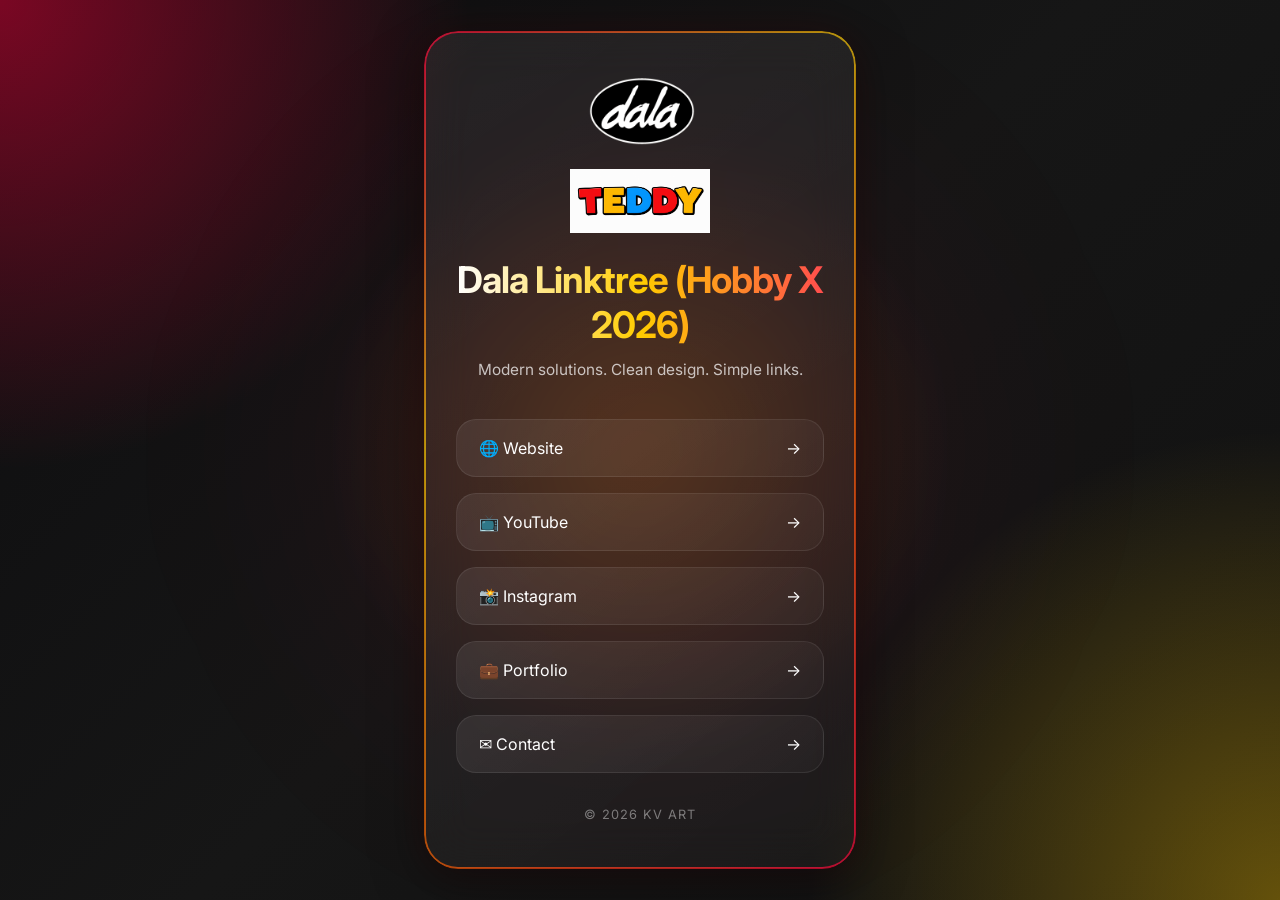
<file: hobby-x-2026.html>
<!-- index.html -->
<!DOCTYPE html>
<html lang="en">
<head>
    <meta charset="UTF-8" />
    <meta name="viewport" content="width=device-width, initial-scale=1.0" />

    <!-- Favicon -->
    <link rel="icon" type="image/png" href="./image/Dala_Logo_Black.png">

    <title>Your Company</title>

    <!-- CSS -->
    <link rel="stylesheet" href="style.css" />

    <!-- Fonts -->
    <link rel="preconnect" href="https://fonts.googleapis.com">
    <link rel="preconnect" href="https://fonts.gstatic.com" crossorigin>
    <link href="https://fonts.googleapis.com/css2?family=Inter:wght@400;500;600;700&display=swap" rel="stylesheet">



    <!-- Google tag (gtag.js) -->
    <script async src="https://www.googletagmanager.com/gtag/js?id=G-623K9HX5L8"></script>
    <script>
        window.dataLayer = window.dataLayer || [];
        function gtag(){dataLayer.push(arguments);}
        gtag('js', new Date());

        gtag('config', 'G-623K9HX5L8');
    </script>
</head>
<body>

    <div class="background-glow"></div>

    <main class="container">

        <!-- Company Logo -->
        <img src="./image/dala-logo bw.png" alt="Company Logo" class="logo">
        <img src="./image/teddy logo.png" alt="Company Logo" class="logo">

        <!-- Company Name -->
        <h1>Dala Linktree (Hobby X 2026)</h1>

        <!-- Tagline -->
        <p class="tagline">
            Modern solutions. Clean design. Simple links.
        </p>

        <!-- Links -->
        <div class="links">

            <a href="https://www.facebook.com/DalaArtSupplies/" class="link-card" target="_blank">
                <span>🌐 Website</span>
                <span>→</span>
            </a>

            <a href="#" class="link-card">
                <span>📺 YouTube</span>
                <span>→</span>
            </a>

            <a href="#" class="link-card">
                <span>📸 Instagram</span>
                <span>→</span>
            </a>

            <a href="#" class="link-card">
                <span>💼 Portfolio</span>
                <span>→</span>
            </a>

            <a href="#" class="link-card">
                <span>✉ Contact</span>
                <span>→</span>
            </a>

        </div>

        <!-- Footer -->
        <footer>
            © 2026 KV Art
        </footer>

    </main>

</body>
</html>
</file>
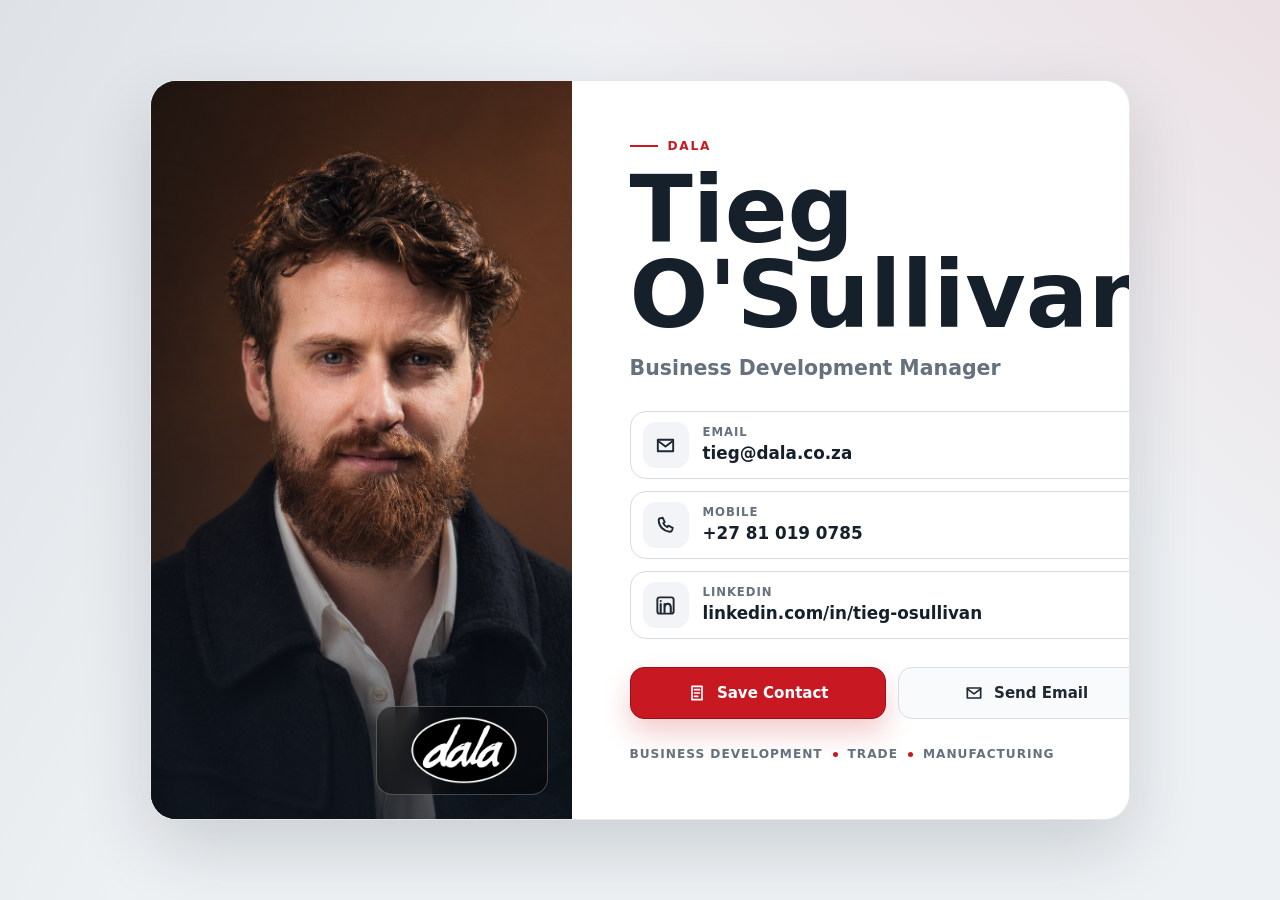
<file: tieg.html>
<!doctype html>
<html lang="en">
  <head>
    <meta charset="utf-8">
    <meta name="viewport" content="width=device-width, initial-scale=1">
    <meta
      name="description"
      content="Online business card for Tieg O'Sullivan, Business Development Manager at Dala."
    >
    <meta property="og:title" content="Tieg O'Sullivan | Dala">
    <meta
      property="og:description"
      content="Connect with Tieg O'Sullivan, Business Development Manager at Dala."
    >
    <meta property="og:type" content="profile">
    <meta name="twitter:card" content="summary">
    <title>Tieg O'Sullivan | Business Development Manager</title>
    <style>
      :root {
        --bg: #eef1f4;
        --surface: #ffffff;
        --ink: #16202a;
        --muted: #65717d;
        --line: #d7dde3;
        --charcoal: #202933;
        --red: #c81922;
        --red-dark: #94131b;
        --blue: #1f5f8f;
        --green: #2d6f57;
        --shadow: 0 28px 70px rgba(17, 31, 44, 0.16);
      }

      * {
        box-sizing: border-box;
      }

      html {
        min-height: 100%;
        background: var(--bg);
      }

      body {
        min-height: 100%;
        margin: 0;
        color: var(--ink);
        font-family:
          Inter, ui-sans-serif, system-ui, -apple-system, BlinkMacSystemFont,
          "Segoe UI", sans-serif;
        background:
          linear-gradient(120deg, rgba(32, 41, 51, 0.08), transparent 36%),
          linear-gradient(220deg, rgba(200, 25, 34, 0.08), transparent 34%),
          var(--bg);
      }

      a {
        color: inherit;
      }

      .page {
        display: grid;
        min-height: 100vh;
        place-items: center;
        padding: 20px;
      }

      .card {
        width: min(100%, 980px);
        overflow: hidden;
        border: 1px solid rgba(22, 32, 42, 0.1);
        border-radius: 26px;
        background: var(--surface);
        box-shadow: var(--shadow);
      }

      .profile {
        display: grid;
        grid-template-columns: minmax(0, 0.86fr) minmax(0, 1.14fr);
        min-height: 610px;
      }

      .portrait-panel {
        position: relative;
        min-height: 420px;
        background: var(--charcoal);
      }

      .portrait {
        position: absolute;
        inset: 0;
        width: 100%;
        height: 100%;
        object-fit: cover;
        object-position: 50% 16%;
      }

      .portrait-panel::after {
        position: absolute;
        inset: 0;
        content: "";
        background:
          linear-gradient(180deg, rgba(16, 24, 32, 0.02) 42%, rgba(16, 24, 32, 0.68)),
          linear-gradient(90deg, rgba(16, 24, 32, 0.16), transparent 44%);
      }

      .brand-mark {
        position: absolute;
        right: 24px;
        bottom: 24px;
        z-index: 1;
        width: min(42%, 172px);
        padding: 10px 14px;
        border: 1px solid rgba(255, 255, 255, 0.24);
        border-radius: 16px;
        background: rgba(0, 0, 0, 0.42);
        backdrop-filter: blur(12px);
      }

      .brand-mark img {
        display: block;
        width: 100%;
        height: auto;
      }

      .details {
        display: grid;
        align-content: center;
        gap: 28px;
        padding: clamp(28px, 6vw, 58px);
      }

      .intro {
        display: grid;
        gap: 15px;
      }

      .eyebrow {
        display: inline-flex;
        width: fit-content;
        align-items: center;
        gap: 10px;
        margin: 0;
        color: var(--red);
        font-size: 0.76rem;
        font-weight: 800;
        letter-spacing: 0.14em;
        text-transform: uppercase;
      }

      .eyebrow::before {
        width: 28px;
        height: 2px;
        background: currentColor;
        content: "";
      }

      h1 {
        max-width: 10ch;
        margin: 0;
        font-size: clamp(3rem, 8vw, 5.8rem);
        font-weight: 760;
        letter-spacing: 0;
        line-height: 0.92;
      }

      .title {
        margin: 0;
        color: var(--muted);
        font-size: clamp(1rem, 2.4vw, 1.28rem);
        font-weight: 650;
        line-height: 1.45;
      }

      .contact-list {
        display: grid;
        gap: 12px;
        margin: 0;
        padding: 0;
        list-style: none;
      }

      .contact-link {
        display: grid;
        grid-template-columns: 46px 1fr;
        align-items: center;
        gap: 14px;
        min-height: 64px;
        padding: 10px 12px;
        border: 1px solid var(--line);
        border-radius: 16px;
        color: var(--ink);
        text-decoration: none;
        transition:
          border-color 160ms ease,
          box-shadow 160ms ease,
          transform 160ms ease;
      }

      .contact-link:hover,
      .contact-link:focus-visible {
        border-color: rgba(200, 25, 34, 0.42);
        box-shadow: 0 16px 28px rgba(17, 31, 44, 0.1);
        transform: translateY(-2px);
      }

      .contact-link:focus-visible,
      .primary-action:focus-visible,
      .secondary-action:focus-visible {
        outline: 4px solid rgba(31, 95, 143, 0.28);
        outline-offset: 3px;
      }

      .icon {
        display: grid;
        width: 46px;
        height: 46px;
        place-items: center;
        border-radius: 13px;
        background: #f2f4f7;
        color: var(--charcoal);
      }

      .contact-label,
      .contact-value {
        display: block;
      }

      .contact-label {
        color: var(--muted);
        font-size: 0.73rem;
        font-weight: 760;
        letter-spacing: 0.08em;
        line-height: 1.1;
        text-transform: uppercase;
      }

      .contact-value {
        margin-top: 4px;
        font-size: clamp(0.94rem, 2.2vw, 1.05rem);
        font-weight: 720;
        line-height: 1.25;
        overflow-wrap: anywhere;
      }

      .actions {
        display: grid;
        grid-template-columns: 1fr 1fr;
        gap: 12px;
      }

      .primary-action,
      .secondary-action {
        display: inline-flex;
        min-height: 52px;
        align-items: center;
        justify-content: center;
        gap: 10px;
        padding: 12px 16px;
        border-radius: 14px;
        font-size: 0.94rem;
        font-weight: 800;
        line-height: 1.1;
        text-align: center;
        text-decoration: none;
        transition:
          box-shadow 160ms ease,
          transform 160ms ease,
          background-color 160ms ease;
      }

      .primary-action {
        border: 1px solid var(--red-dark);
        background: var(--red);
        color: #ffffff;
        box-shadow: 0 14px 28px rgba(200, 25, 34, 0.22);
      }

      .primary-action:hover,
      .primary-action:focus-visible {
        background: var(--red-dark);
        box-shadow: 0 18px 34px rgba(200, 25, 34, 0.28);
        transform: translateY(-2px);
      }

      .secondary-action {
        border: 1px solid var(--line);
        background: #f8fafc;
        color: var(--charcoal);
      }

      .secondary-action:hover,
      .secondary-action:focus-visible {
        background: #ffffff;
        box-shadow: 0 14px 26px rgba(17, 31, 44, 0.1);
        transform: translateY(-2px);
      }

      .meta {
        display: flex;
        flex-wrap: wrap;
        gap: 10px;
        margin: 0;
        color: var(--muted);
        font-size: 0.76rem;
        font-weight: 700;
        letter-spacing: 0.08em;
        text-transform: uppercase;
      }

      .meta span {
        display: inline-flex;
        align-items: center;
        gap: 10px;
      }

      .meta span + span::before {
        width: 5px;
        height: 5px;
        border-radius: 50%;
        background: var(--red);
        content: "";
      }

      svg {
        display: block;
        flex: 0 0 auto;
      }

      @media (max-width: 760px) {
        .page {
          display: block;
          padding: 0;
        }

        .card {
          min-height: 100vh;
          border: 0;
          border-radius: 0;
        }

        .profile {
          grid-template-columns: 1fr;
          min-height: 100vh;
        }

        .portrait-panel {
          min-height: clamp(330px, 58vh, 520px);
        }

        .brand-mark {
          width: 148px;
          right: 18px;
          bottom: 18px;
        }

        .details {
          align-content: start;
          gap: 24px;
          padding: 30px 20px 26px;
        }

        h1 {
          max-width: 9ch;
        }

        .actions {
          grid-template-columns: 1fr;
        }
      }

      @media (max-width: 390px) {
        .contact-link {
          grid-template-columns: 42px 1fr;
          gap: 12px;
          padding: 9px;
        }

        .icon {
          width: 42px;
          height: 42px;
        }

        .primary-action,
        .secondary-action {
          padding-right: 12px;
          padding-left: 12px;
        }
      }
    </style>
  </head>
  <body>
    <main class="page">
      <article class="card" aria-labelledby="page-title">
        <div class="profile">
          <section class="portrait-panel" aria-label="Portrait of Tieg O'Sullivan">
            <img
              class="portrait"
              src="image/tieg/face.png"
              alt="Portrait of Tieg O'Sullivan"
            >
            <div class="brand-mark" aria-label="Dala">
              <img src="image/tieg/dala-logo bw.png" alt="Dala">
            </div>
          </section>

          <section class="details">
            <div class="intro">
              <p class="eyebrow">Dala</p>
              <h1 id="page-title">Tieg O'Sullivan</h1>
              <p class="title">Business Development Manager</p>
            </div>

            <ul class="contact-list" aria-label="Contact details">
              <li>
                <a class="contact-link" href="mailto:tieg@dala.co.za">
                  <span class="icon" aria-hidden="true">
                    <svg width="23" height="23" viewBox="0 0 24 24" fill="none">
                      <path d="M4 6h16v12H4z" stroke="currentColor" stroke-width="2" stroke-linejoin="round"/>
                      <path d="m4 7 8 6 8-6" stroke="currentColor" stroke-width="2" stroke-linecap="round" stroke-linejoin="round"/>
                    </svg>
                  </span>
                  <span>
                    <span class="contact-label">Email</span>
                    <span class="contact-value">tieg@dala.co.za</span>
                  </span>
                </a>
              </li>
              <li>
                <a class="contact-link" href="tel:+27810190785">
                  <span class="icon" aria-hidden="true">
                    <svg width="23" height="23" viewBox="0 0 24 24" fill="none">
                      <path d="M6.6 4.5 9 3.8l2.2 4.6-1.6 1.2c.9 1.9 2.3 3.3 4.2 4.2l1.2-1.6 4.6 2.2-.7 2.4c-.4 1.2-1.5 1.9-2.8 1.7C9.8 17.7 5 12.9 4.9 6.6c0-1.2.6-2 1.7-2.1Z" stroke="currentColor" stroke-width="2" stroke-linejoin="round"/>
                    </svg>
                  </span>
                  <span>
                    <span class="contact-label">Mobile</span>
                    <span class="contact-value">+27 81 019 0785</span>
                  </span>
                </a>
              </li>
              <li>
                <a class="contact-link" href="https://www.linkedin.com/in/tieg-osullivan/">
                  <span class="icon" aria-hidden="true">
                    <svg width="23" height="23" viewBox="0 0 24 24" fill="none">
                      <path d="M7 10.4V19M11 19v-5.1c0-2.3 1.2-3.8 3.4-3.8 2 0 3.1 1.4 3.1 3.8V19M11 13.9v-3.5M7 7.4v-.1" stroke="currentColor" stroke-width="2.2" stroke-linecap="round"/>
                      <rect x="3.5" y="3.5" width="17" height="17" rx="2.5" stroke="currentColor" stroke-width="2"/>
                    </svg>
                  </span>
                  <span>
                    <span class="contact-label">LinkedIn</span>
                    <span class="contact-value">linkedin.com/in/tieg-osullivan</span>
                  </span>
                </a>
              </li>
            </ul>

            <div class="actions" aria-label="Primary actions">
              <a
                class="primary-action"
                href="data:text/vcard;charset=utf-8,BEGIN%3AVCARD%0AVERSION%3A3.0%0AN%3AO'Sullivan%3BTieg%3B%3B%3B%0AFN%3ATieg%20O'Sullivan%0AORG%3ADala%0ATITLE%3ABusiness%20Development%20Manager%0AEMAIL%3Atieg%40dala.co.za%0ATEL%3BTYPE%3DCELL%3A%2B27810190785%0AURL%3Ahttps%3A%2F%2Fwww.linkedin.com%2Fin%2Ftieg-osullivan%2F%0AEND%3AVCARD"
                download="Tieg-OSullivan-Dala.vcf"
              >
                <svg width="20" height="20" viewBox="0 0 24 24" fill="none" aria-hidden="true">
                  <path d="M6 4h12v16H6z" stroke="currentColor" stroke-width="2" stroke-linejoin="round"/>
                  <path d="M9 8h6M9 12h6M9 16h4" stroke="currentColor" stroke-width="2" stroke-linecap="round"/>
                </svg>
                Save Contact
              </a>
              <a class="secondary-action" href="mailto:tieg@dala.co.za?subject=Dala%20Business%20Enquiry">
                <svg width="20" height="20" viewBox="0 0 24 24" fill="none" aria-hidden="true">
                  <path d="M4 6h16v12H4z" stroke="currentColor" stroke-width="2" stroke-linejoin="round"/>
                  <path d="m4 7 8 6 8-6" stroke="currentColor" stroke-width="2" stroke-linecap="round" stroke-linejoin="round"/>
                </svg>
                Send Email
              </a>
            </div>

            <p class="meta">
              <span>Business Development</span>
              <span>Trade</span>
              <span>Manufacturing</span>
            </p>
          </section>
        </div>
      </article>
    </main>
  </body>
</html>
</file>
<file: style.css>
/* style.css */

* {
    margin: 0;
    padding: 0;
    box-sizing: border-box;
}

body {
    font-family: 'Inter', sans-serif;
    min-height: 100vh;
    overflow: hidden;
    color: white;
    display: flex;
    justify-content: center;
    align-items: center;
    position: relative;

    /* Artistic Brand Background */
    background:
        radial-gradient(circle at top left, rgba(255, 0, 60, 0.45), transparent 30%),
        radial-gradient(circle at bottom right, rgba(255, 200, 0, 0.35), transparent 30%),
        radial-gradient(circle at center, rgba(255, 80, 0, 0.18), transparent 40%),
        linear-gradient(135deg, #0d0d0f, #161616, #111111);

    background-size: cover;
}

/* Film Grain Texture */
body::before {
    content: "";
    position: absolute;
    inset: 0;

    background-image:
        url("https://www.transparenttextures.com/patterns/asfalt-dark.png");

    opacity: 0.12;
    pointer-events: none;
}

/* Floating Glow */
body::after {
    content: "";
    position: absolute;

    width: 850px;
    height: 850px;

    background:
        radial-gradient(circle,
        rgba(255, 220, 0, 0.08),
        rgba(255, 0, 60, 0.05),
        transparent 70%);

    filter: blur(90px);

    animation: ambientFloat 12s ease-in-out infinite alternate;
}

@keyframes ambientFloat {
    from {
        transform: translate(-80px, -50px) rotate(0deg);
    }

    to {
        transform: translate(90px, 40px) rotate(8deg);
    }
}

/* Main Container */
.container {
    width: 100%;
    max-width: 430px;

    padding: 45px 30px;

    position: relative;
    z-index: 2;

    text-align: center;

    border-radius: 32px;

    background:
        linear-gradient(
            145deg,
            rgba(255,255,255,0.08),
            rgba(255,255,255,0.03)
        );

    border: 1px solid rgba(255,255,255,0.08);

    backdrop-filter: blur(22px);

    box-shadow:
        0 10px 50px rgba(0,0,0,0.5),
        0 0 40px rgba(255,0,60,0.08);
}

/* Gradient Border */
.container::before {
    content: "";
    position: absolute;
    inset: -2px;

    border-radius: 34px;
    padding: 2px;

    background:
        linear-gradient(
            135deg,
            #ff003c,
            #ffcc00,
            #ff5e00,
            #ff003c
        );

    opacity: 0.65;

    -webkit-mask:
        linear-gradient(#fff 0 0) content-box,
        linear-gradient(#fff 0 0);

    -webkit-mask-composite: xor;
    mask-composite: exclude;

    pointer-events: none;
}

/* Outige */
/* Logo */
.logo {
    /* width: 120px;
    height: 120px;

    object-fit: cover;

    border-radius: 28px;

    margin-bottom: 24px;

    border: 3px solid rgba(255,255,255,0.12);

    box-shadow:
        0 12px 35px rgba(0,0,0,0.45),
        0 0 30px rgba(255, 0, 60, 0.25),
        0 0 50px rgba(255, 200, 0, 0.15);

    transition: transform 0.35s ease; */
    width: 140px;
    height: auto;
    max-width: 100%;
    max-height: 140px;

    object-fit: contain;

    display: block;
    margin: 0 auto 24px;

    border: none;

    /* box-shadow:
        0 12px 35px rgba(0,0,0,0.35),
        0 0 25px rgba(255, 0, 60, 0.20),
        0 0 35px rgba(255, 200, 0, 0.12); */

    transition: transform 0.35s ease;
}

.logo:hover {
    transform: scale(1.05) rotate(-2deg);
}

/* Company Name */
h1 {
    font-size: 2.3rem;
    font-weight: 700;

    letter-spacing: -1px;

    margin-bottom: 10px;

    background:
        linear-gradient(
            90deg,
            #ffffff,
            #ffcc00,
            #ff4d4d
        );

    -webkit-background-clip: text;
    -webkit-text-fill-color: transparent;
}

/* Tagline */
.tagline {
    color: rgba(255,255,255,0.72);

    line-height: 1.7;
    font-size: 0.96rem;

    margin-bottom: 36px;
}

/* Links */
.links {
    display: flex;
    flex-direction: column;
    gap: 16px;
}

/* Link Cards */
.link-card {
    position: relative;

    text-decoration: none;
    color: white;

    padding: 18px 22px;

    border-radius: 20px;

    background:
        linear-gradient(
            145deg,
            rgba(255,255,255,0.08),
            rgba(255,255,255,0.03)
        );

    border: 1px solid rgba(255,255,255,0.08);

    display: flex;
    align-items: center;
    justify-content: space-between;

    overflow: hidden;

    transition:
        transform 0.25s ease,
        border 0.25s ease,
        box-shadow 0.25s ease;
}

/* Animated Light Sweep */
.link-card::before {
    content: "";

    position: absolute;
    top: 0;
    left: -120%;

    width: 100%;
    height: 100%;

    background:
        linear-gradient(
            90deg,
            transparent,
            rgba(255,255,255,0.15),
            transparent
        );

    transition: left 0.7s ease;
}

.link-card:hover::before {
    left: 120%;
}

/* Hover Effect */
.link-card:hover {
    transform: translateY(-4px);

    border: 1px solid rgba(255, 200, 0, 0.4);

    box-shadow:
        0 10px 25px rgba(0,0,0,0.35),
        0 0 20px rgba(255, 0, 60, 0.18),
        0 0 25px rgba(255, 200, 0, 0.12);

    background:
        linear-gradient(
            145deg,
            rgba(255,255,255,0.12),
            rgba(255,255,255,0.04)
        );
}

/* Footer */
footer {
    margin-top: 34px;

    color: rgba(255,255,255,0.42);

    font-size: 0.8rem;

    letter-spacing: 1px;
    text-transform: uppercase;
}

/* Mobile */
@media (max-width: 480px) {

    .container {
        margin: 18px;
        padding: 35px 22px;
    }

    h1 {
        font-size: 1.9rem;
    }

    .logo {
        width: 100px;
        height: 100px;
    }

    .link-card {
        padding: 16px 18px;
    }

}
</file>
